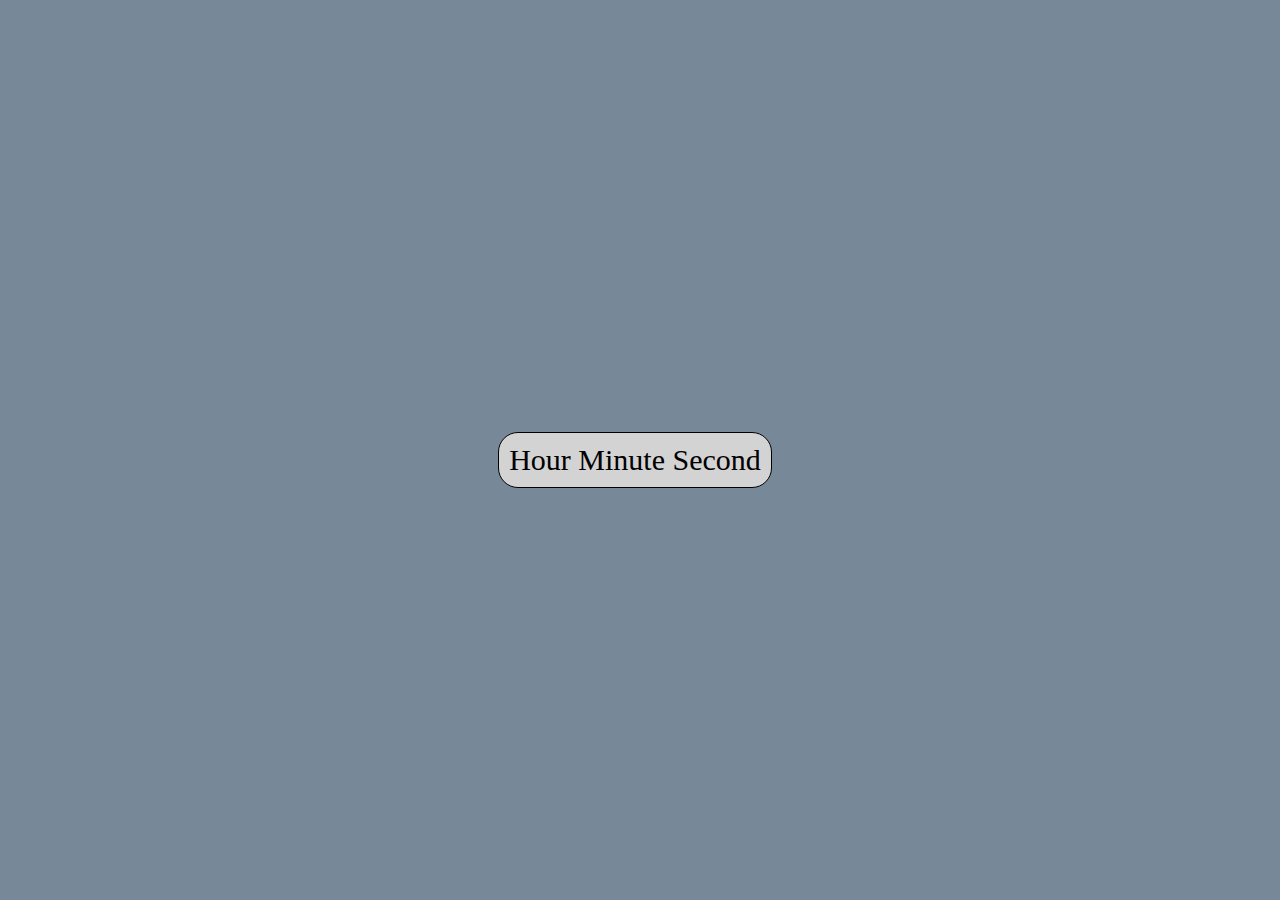
<file: Clock/index.html>
<!DOCTYPE html>
<html lang="en">
<head>
    <meta charset="UTF-8">
    <meta http-equiv="X-UA-Compatible" content="IE=edge">
    <meta name="viewport" content="width=device-width, initial-scale=1.0">
    <link rel="stylesheet" href="./CSS/style.css">
    <title>Learn DOM</title>
</head>
<body>
    <header>
        <div class="clock">
            <span class="hour-box">Hour</span>
            <span class="minute-box">Minute</span>
            <span class="second-box">Second</span>
        </div>
    </header>
</body>
<script src="./JS/script.js"></script>
</html>
</file>
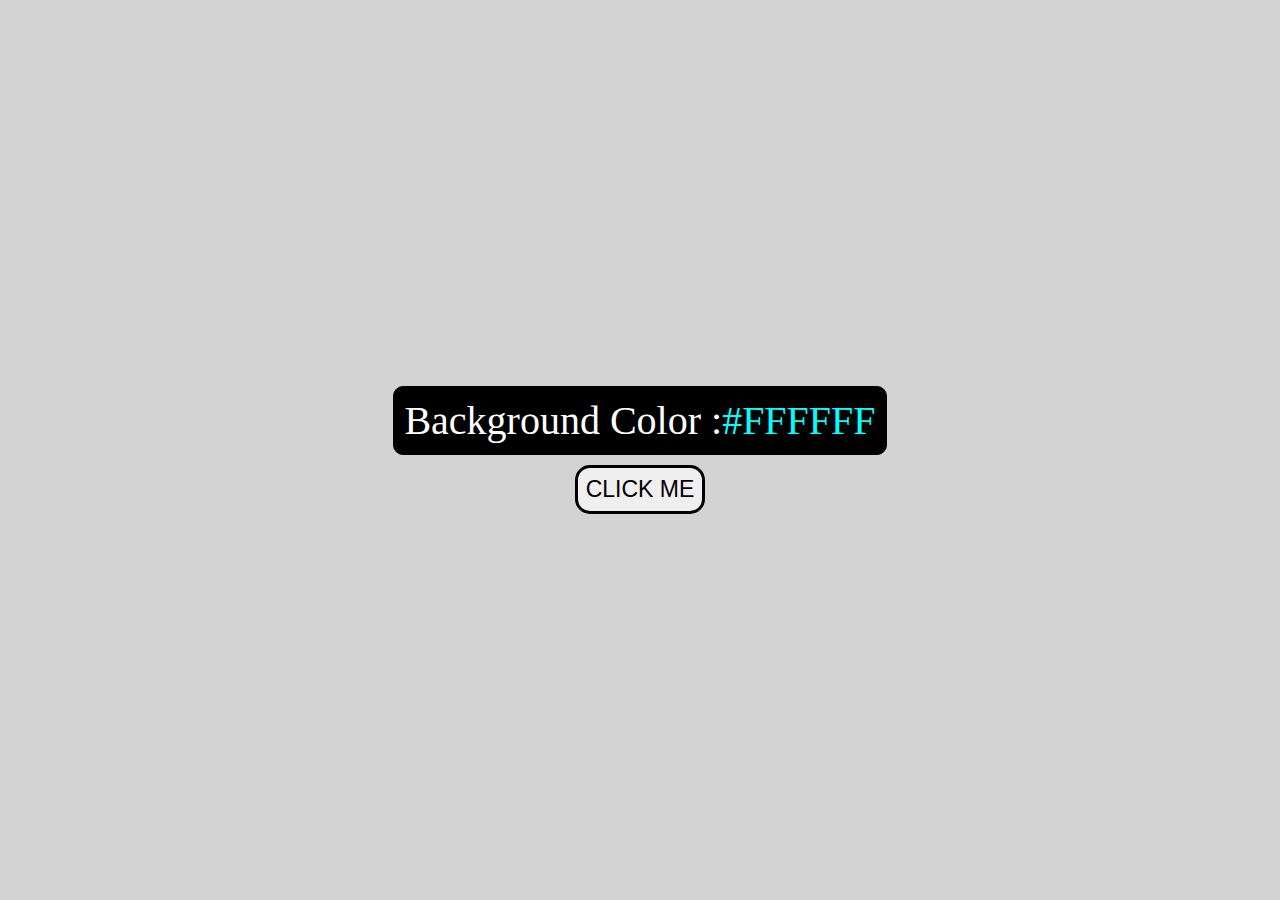
<file: Color Flipper/index.html>
<!DOCTYPE html>
<html lang="en">
<head>
    <meta charset="UTF-8">
    <meta http-equiv="X-UA-Compatible" content="IE=edge">
    <meta name="viewport" content="width=device-width, initial-scale=1.0">
    <link rel="stylesheet" href="style.css">
    <title>Color Flipper</title>
</head>
<body>
    <div id="color-flip">
        <div class="color-box">
            <p>Background Color : </p>
            <span class="color-value">#FFFFFF</span>
        </div>
        <div class="btn-change-color">
            <button class="btn-color">Click me</button>
        </div>
    </div>
</body>
<script src="script.js"></script>
</html>
</file>
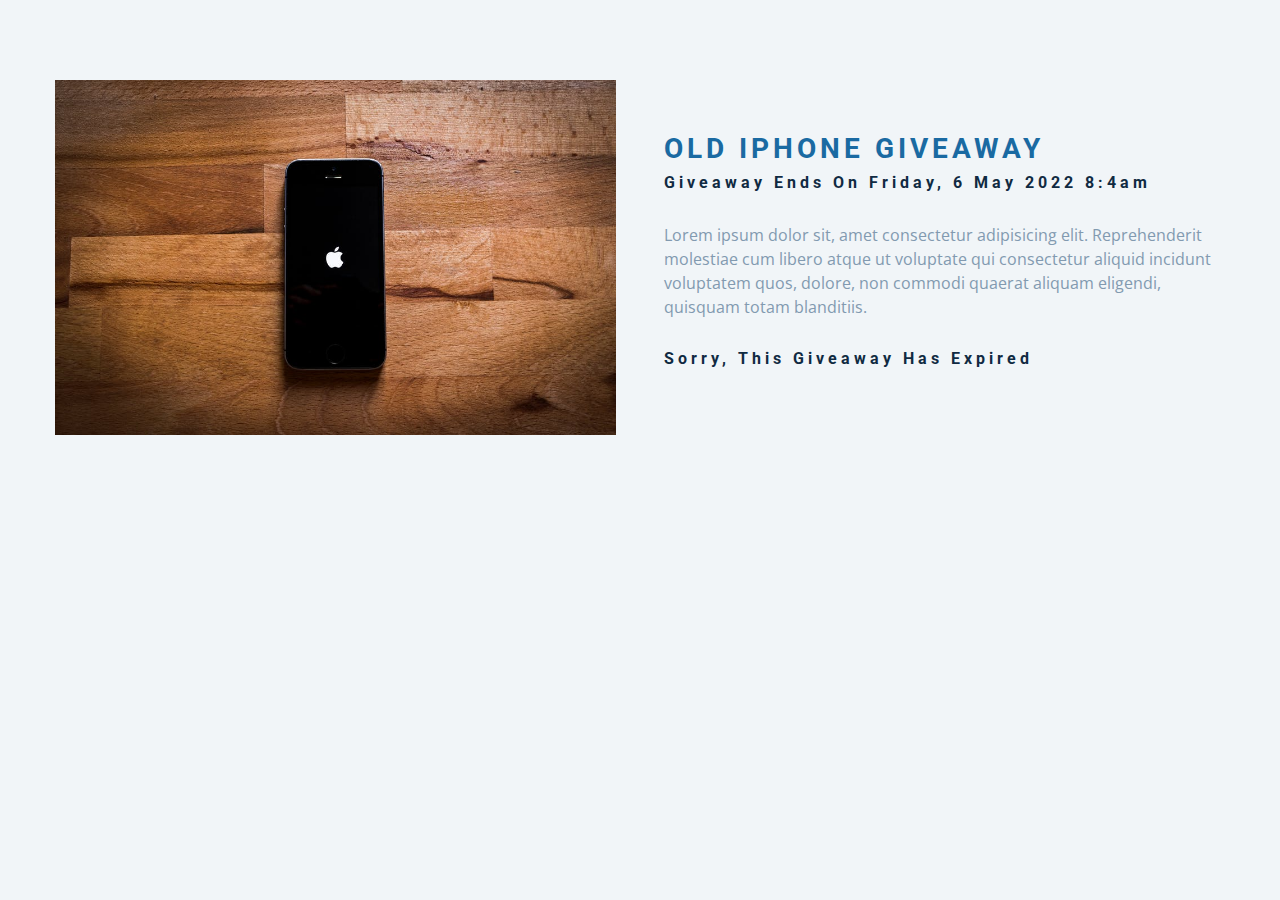
<file: Countdown/index.html>
<!DOCTYPE html>
<html lang="en">
  <head>
    <meta charset="UTF-8" />
    <meta name="viewport" content="width=device-width, initial-scale=1.0" />
    <title>Countdown</title>
    <!-- styles -->
    <link rel="stylesheet" href="styles.css" />
  </head>
  <body>
    <section class="section-center">
      <!-- image -->
      <article class="gift-img">
        <img src="./gift.jpeg" alt="gift" />
      </article>
      <!-- info -->
      <article class="gift-info">
        <h3>old iphone giveaway</h3>
        <h4 class="giveaway">
          giveaway ends on Sunday, 24 April 2020, 8:00am
        </h4>
        <p>
          Lorem ipsum dolor sit, amet consectetur adipisicing elit.
          Reprehenderit molestiae cum libero atque ut voluptate qui consectetur
          aliquid incidunt voluptatem quos, dolore, non commodi quaerat aliquam
          eligendi, quisquam totam blanditiis.
        </p>
        <div class="deadline">
          <!-- days -->
          <div class="deadline-format">
            <div>
              <h4 class="days">34</h4>
              <span>days</span>
            </div>
          </div>
          <!-- end of days -->
          <!-- days -->
          <div class="deadline-format">
            <div>
              <h4 class="hours">34</h4>
              <span>hours</span>
            </div>
          </div>
          <!-- end of days -->
          <!-- minutes -->
          <div class="deadline-format">
            <div>
              <h4 class="minutes">34</h4>
              <span>mins</span>
            </div>
          </div>
          <!-- end of days -->
          <!-- minutes -->
          <div class="deadline-format">
            <div>
              <h4 class="seconds">34</h4>
              <span>secs</span>
            </div>
          </div>
          <!-- end of days -->
        </div>
      </article>
    </section>
    <!-- javascript -->
    <script src="app.js"></script>
  </body>
</html>
</file>
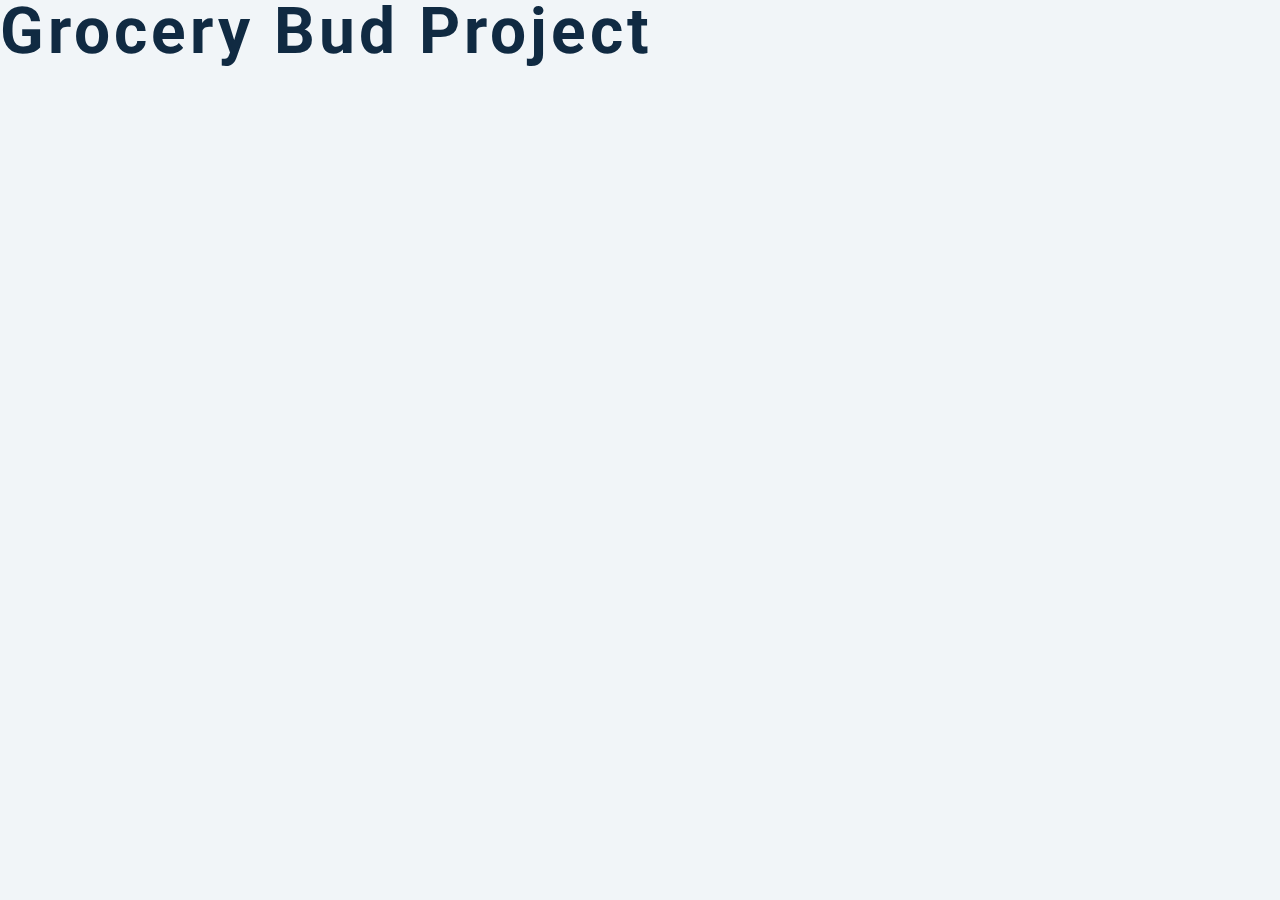
<file: Grocery/index.html>
<!DOCTYPE html>
<html lang="en">
  <head>
    <meta charset="UTF-8" />
    <meta name="viewport" content="width=device-width, initial-scale=1.0" />
    <title>Grocery Bud</title>
    <!-- font-awesome -->
    <link
      rel="stylesheet"
      href="https://cdnjs.cloudflare.com/ajax/libs/font-awesome/5.14.0/css/all.min.css"
    />
    <!-- styles -->
    <link rel="stylesheet" href="styles.css" />
  </head>
  <body>
    <h1>grocery bud project</h1>
    <!-- javascript -->
    <script src="app.js"></script>
  </body>
</html>
</file>
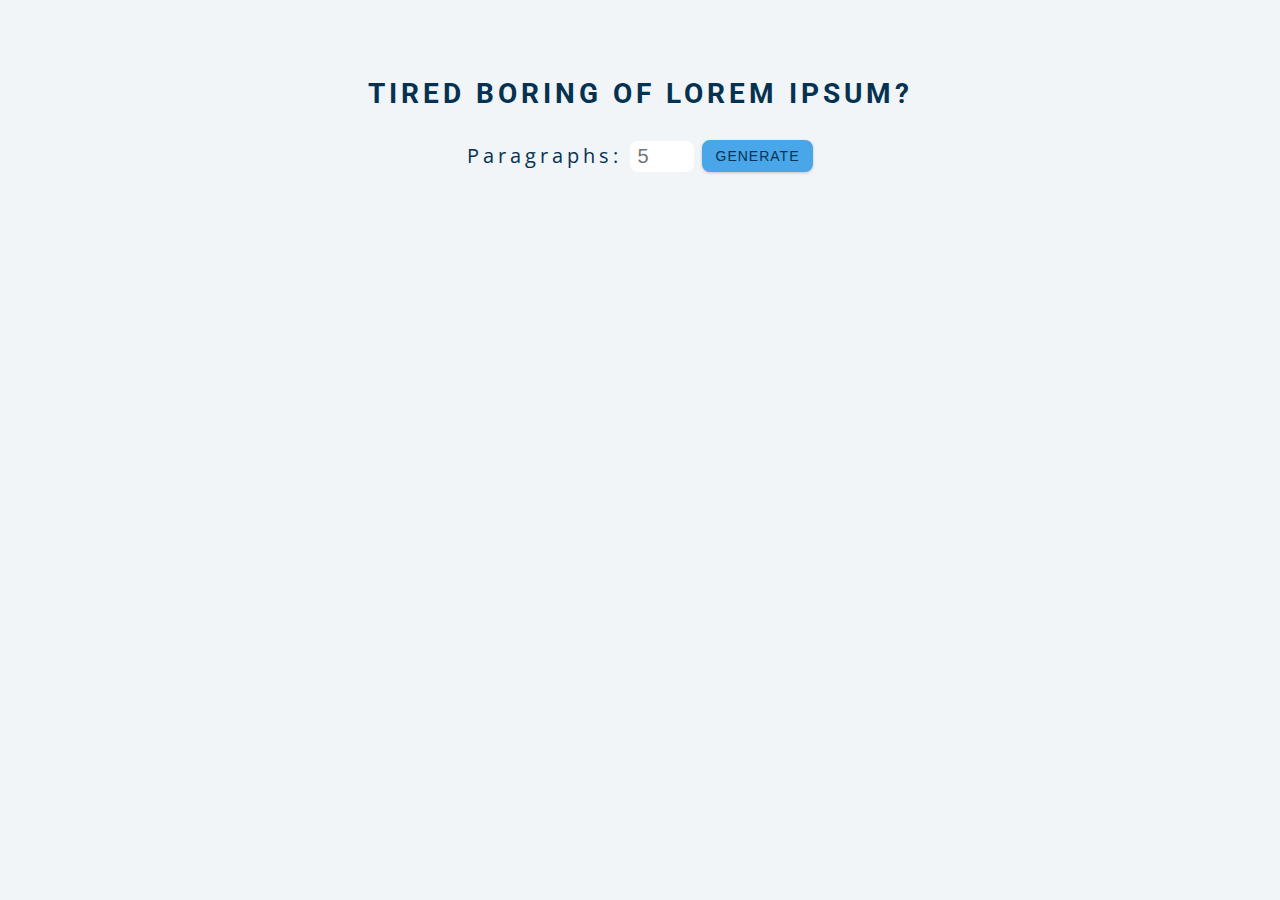
<file: Lorem-Ipsum/index.html>
<!DOCTYPE html>
<html lang="en">
  <head>
    <meta charset="UTF-8" />
    <meta name="viewport" content="width=device-width, initial-scale=1.0" />
    <title>Lorem Ipsum</title>

    <!-- styles -->
    <link rel="stylesheet" href="styles.css" />
  </head>
  <body>
    <section class = "section-center">
      <h3>tired boring of lorem ipsum?</h3>
      <form class = "lorem-form">
        <label for="amount">paragraphs:</label>
        <input type="number" name="amount" id="amount" placeholder="5">
        <button type="submit" class="btn">generate</button>
      </form>
      <article class ="lorem-text"></article>
    </section>
    <!-- javascript -->
    <script src="app.js"></script>
  </body>
</html>
</file>
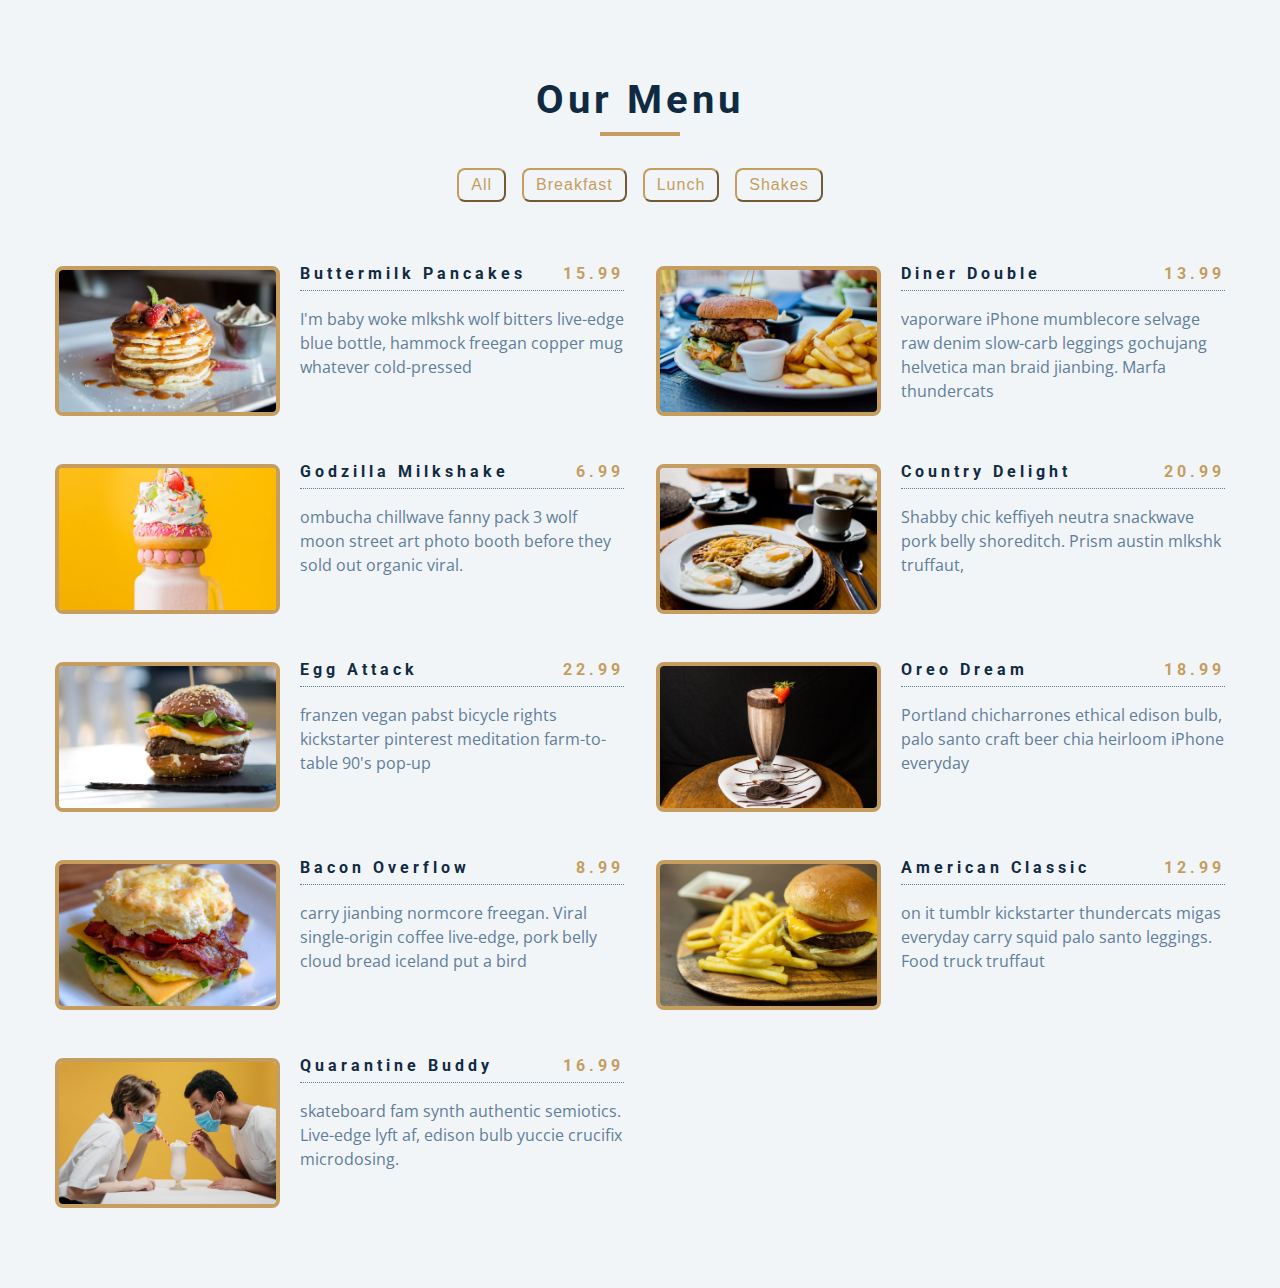
<file: Menu/index.html>
<!DOCTYPE html>
<html lang="en">
  <head>
    <meta charset="UTF-8" />
    <meta name="viewport" content="width=device-width, initial-scale=1.0" />
    <title>Starter</title>
    <!-- font-awesome -->
    <link
      rel="stylesheet"
      href="https://cdnjs.cloudflare.com/ajax/libs/font-awesome/5.14.0/css/all.min.css"
    />
    <!-- styles -->
    <link rel="stylesheet" href="styles.css" />
  </head>
  <body>
    <section class = "menu">
      <div class="title">
        <h2>our menu</h2>
        <div class="underline"></div>
      </div>
      <div class="btn-container">
        <button class="filter-btn" data-id ="all">All</button>
        <button class="filter-btn" data-id ="breakfast">Breakfast</button>
        <button class="filter-btn" data-id ="lunch">Lunch</button>
        <button class="filter-btn" data-id ="shakes">Shakes</button>
      </div>
      <div class="section-center"></div>
    </section>
    <!-- javascript -->
    <script src="app.js"></script>
  </body>
</html>
</file>
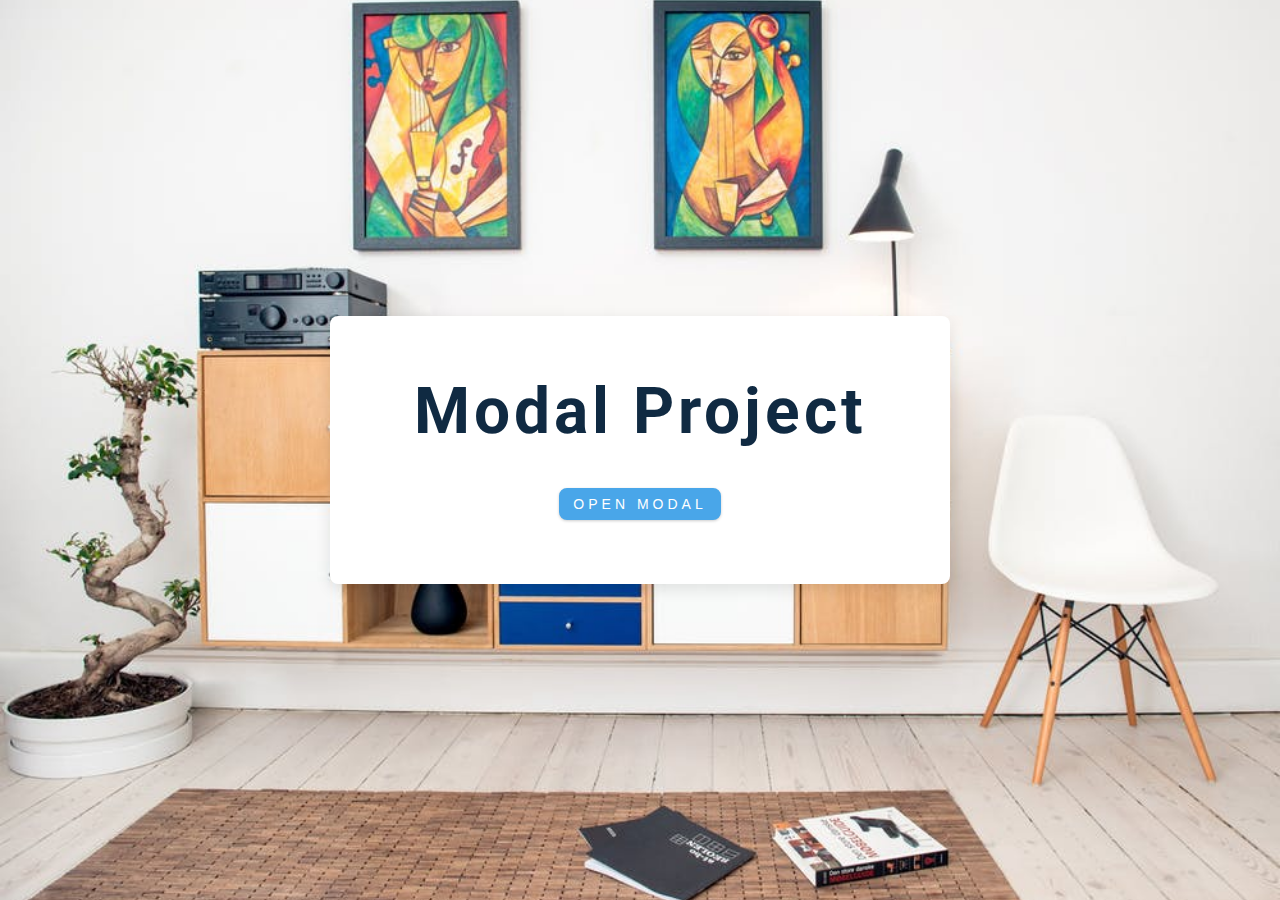
<file: Modal/index.html>
<!DOCTYPE html>
<html lang="en">
  <head>
    <meta charset="UTF-8" />
    <meta name="viewport" content="width=device-width, initial-scale=1.0" />
    <title>Modal</title>
    <!-- font-awesome -->
    <link
      rel="stylesheet"
      href="https://cdnjs.cloudflare.com/ajax/libs/font-awesome/5.14.0/css/all.min.css"
    />
    <!-- styles -->
    <link rel="stylesheet" href="styles.css" />
  </head>
  <body>
    <!-- hero -->
    <header class="hero">
      <div class="banner">
        <h1>modal project</h1>
        <button class="btn modal-btn">
          open modal
        </button>
      </div>
    </header>
    <!-- modal -->
    <div class="modal-overlay">
      <div class="modal-container">
        <h3>modal content</h3>
        <button class="close-btn"><i class="fas fa-times"></i></button>
      </div>
    </div>
    <!-- javascript -->
    <script src="app.js"></script>
  </body>
</html>
</file>
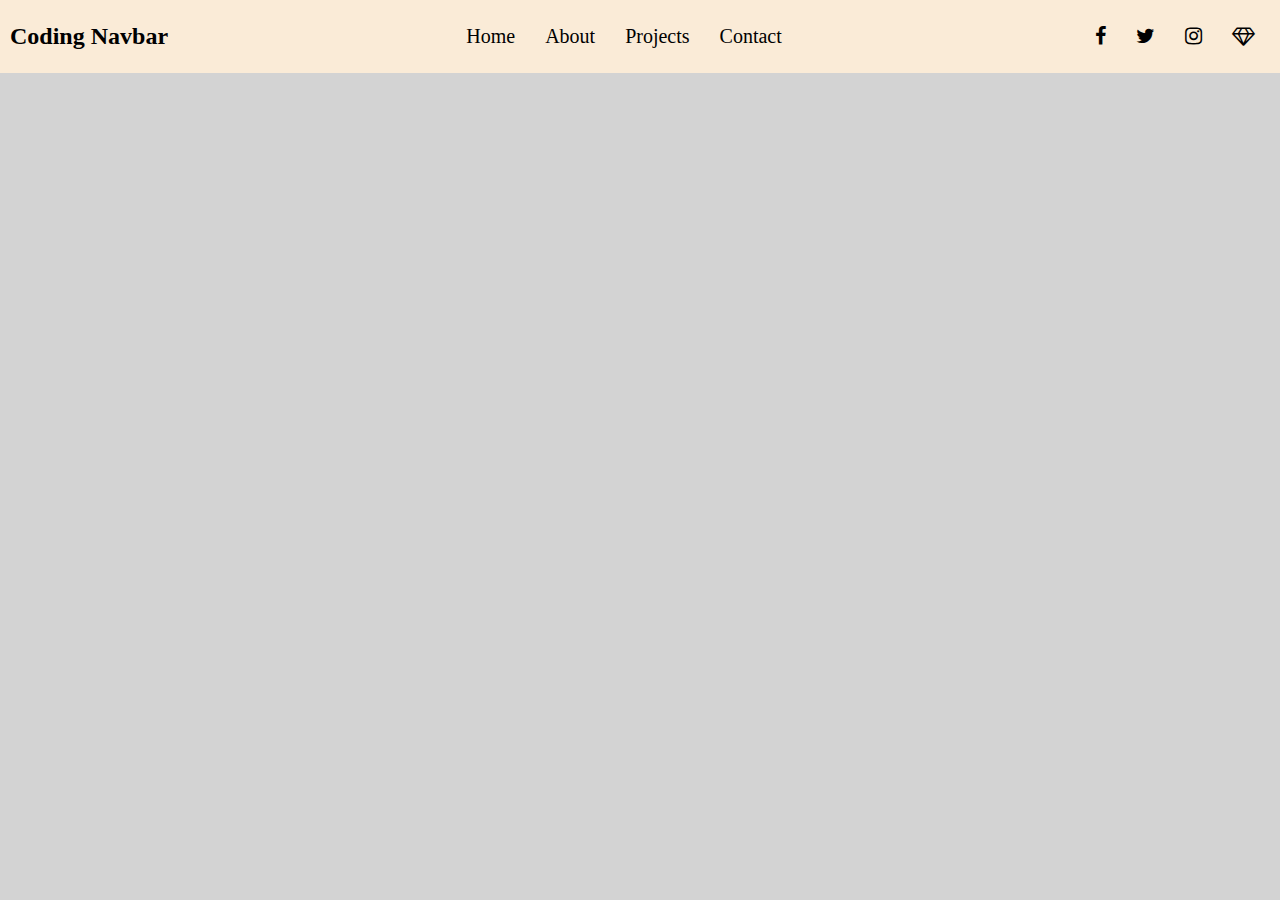
<file: Navbar/index.html>
<!DOCTYPE html>
<html lang="en">
<head>
    <meta charset="UTF-8">
    <meta http-equiv="X-UA-Compatible" content="IE=edge">
    <meta name="viewport" content="width=device-width, initial-scale=1.0">
    <link rel="stylesheet" href="https://cdnjs.cloudflare.com/ajax/libs/font-awesome/4.7.0/css/font-awesome.min.css">
    <link rel="shortcut icon" href="./img/javascript.ico" type="image/x-icon">
    <link rel="stylesheet" href="style.css">
    <title>Navbar</title>
</head>
<body>
    <div class="container">
        <div class="navbar">
            <div class="title">
                <h2>Coding <span>Navbar</span></h2>
                <div class="icon">
                    <i class="fa fa-bars" aria-hidden="true"></i>
                </div>
            </div>
            <div class="menu">
                <ul class = "links">
                    <li>Home</li>
                    <li>About</li>
                    <li>Projects</li>
                    <li>Contact</li>
                </ul>
            </div>
            <div class="social-media">
                <ul>
                    <li><i class="fa fa-facebook" aria-hidden="true"></i></li>
                    <li><i class="fa fa-twitter" aria-hidden="true"></i></li>
                    <li><i class="fa fa-instagram" aria-hidden="true"></i></li>
                    <li><i class="fa fa-diamond" aria-hidden="true"></i></i></li>
                </ul>
            </div>
        </div>
    </div>
</body>
<script src="script.js"></script>
</html>
</file>
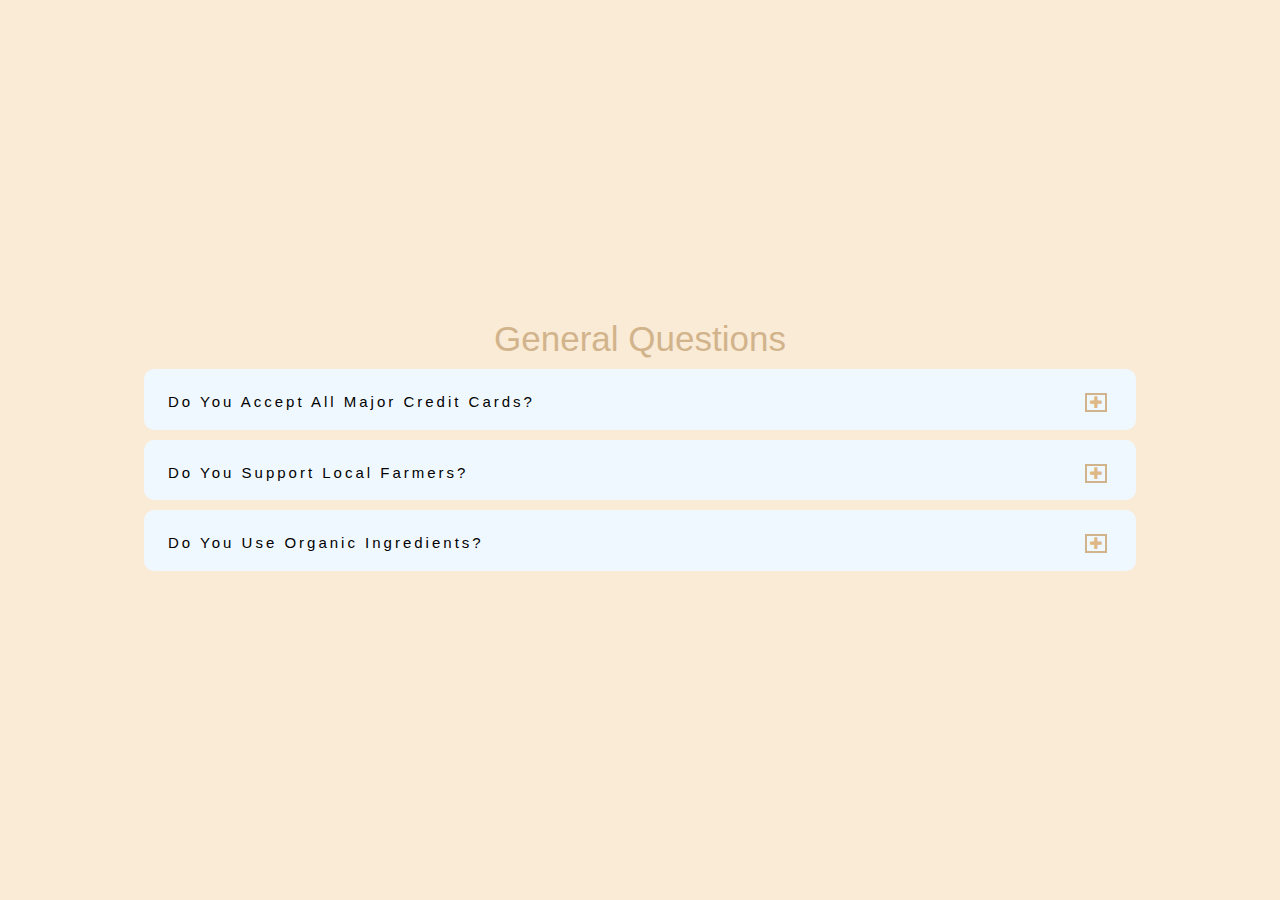
<file: Question/index.html>
<!DOCTYPE html>
<html lang="en">
<head>
    <meta charset="UTF-8">
    <meta http-equiv="X-UA-Compatible" content="IE=edge">
    <meta name="viewport" content="width=device-width, initial-scale=1.0">
    <link rel="stylesheet" href="https://cdnjs.cloudflare.com/ajax/libs/font-awesome/4.7.0/css/font-awesome.min.css">
    <title>Question Card</title>
    <link rel="stylesheet" href="style.css">
</head>
<body>
    <div class="container">
        <div class="title">General Questions</div>
        <div class="card-contain">
            <div class="card">
                <div class="question">
                    <div class="question-title">
                        Do You Accept All Major Credit Cards?
                    </div>
                    <div class="question-icon">
                        <div class="plus-icon">
                            <i class="fa fa-plus" aria-hidden="true"></i>
                        </div>
                        <div class="minus-icon hide-icon">
                            <i class="fa fa-minus" aria-hidden="true"></i>
                        </div>
                    </div>
                </div>
                <hr>
                <div class="answer">
                    Lorem ipsum dolor sit, amet consectetur adipisicing elit. Quia, explicabo! Fugiat quis ullam sit! Optio vitae
                    inventore est dolorem at.
                </div>
            </div>
            <div class="card">
                <div class="question">
                    <div class="question-title">
                        Do You Support Local Farmers?
                    </div>
                    <div class="question-icon">
                        <div class="plus-icon">
                            <i class="fa fa-plus" aria-hidden="true"></i>
                        </div>
                        <div class="minus-icon hide-icon">
                            <i class="fa fa-minus" aria-hidden="true"></i>
                        </div>
                    </div>
                </div>
                <hr>
                <div class="answer">
                    Lorem ipsum dolor sit, amet consectetur adipisicing elit. Quia, explicabo! Fugiat quis ullam sit! Optio vitae
                    inventore est dolorem at.
                </div>
            </div>
            <div class="card">
                <div class="question">
                    <div class="question-title">
                        Do You Use Organic Ingredients?
                    </div>
                    <div class="question-icon">
                        <div class="plus-icon">
                            <i class="fa fa-plus" aria-hidden="true"></i>
                        </div>
                        <div class="minus-icon hide-icon">
                            <i class="fa fa-minus" aria-hidden="true"></i>
                        </div>
                    </div>
                </div>
                <hr>
                <div class="answer">
                    Lorem ipsum dolor sit, amet consectetur adipisicing elit. Quia, explicabo! Fugiat quis ullam sit! Optio vitae
                    inventore est dolorem at.
                </div>
            </div>
        </div>
    </div>
</body>
<script src="script.js"></script>
</html>
</file>
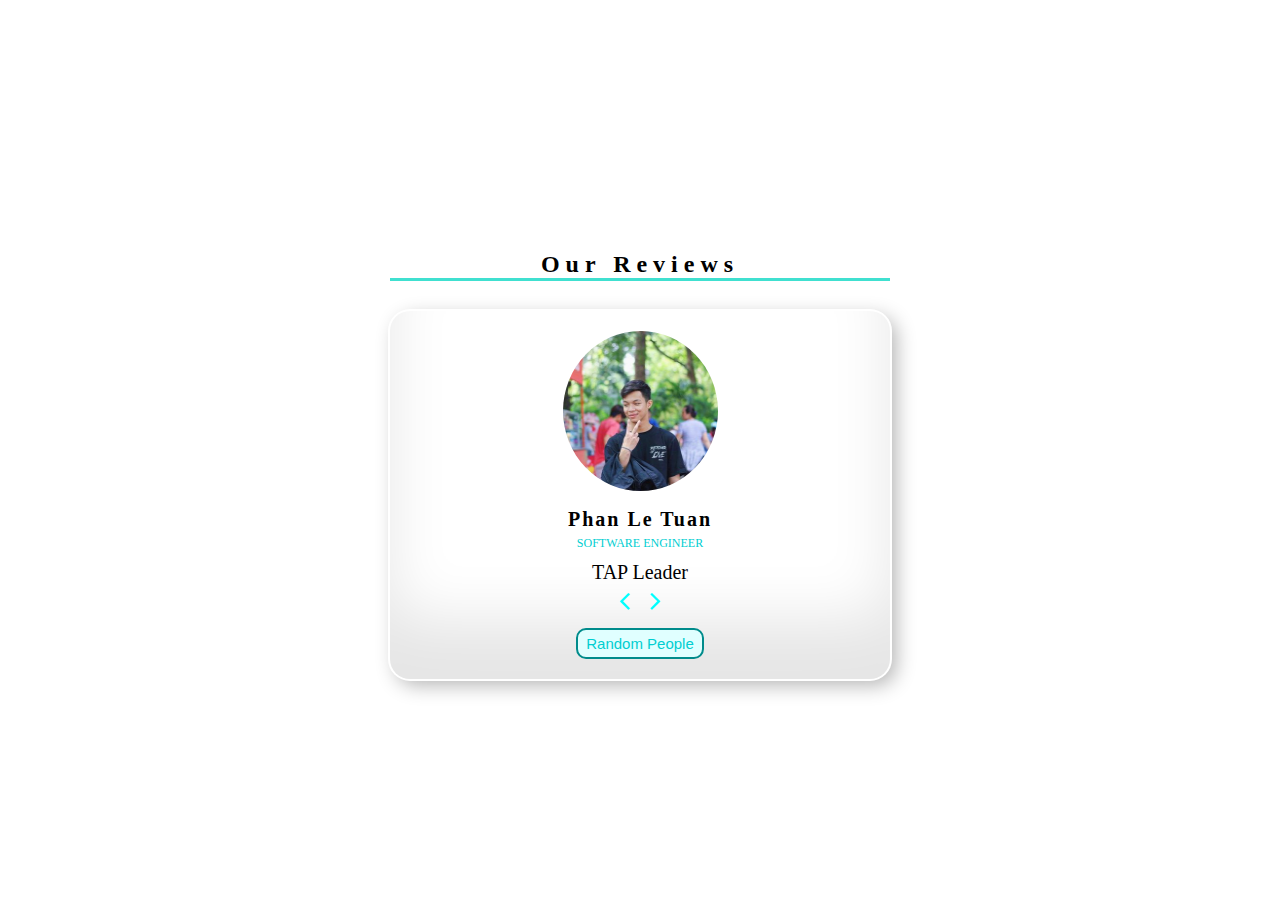
<file: Review Profile/index.html>
<!DOCTYPE html>
<html lang="en">
<head>
    <meta charset="UTF-8">
    <meta http-equiv="X-UA-Compatible" content="IE=edge">
    <meta name="viewport" content="width=device-width, initial-scale=1.0">
    <link rel="stylesheet" href="https://cdnjs.cloudflare.com/ajax/libs/font-awesome/4.7.0/css/font-awesome.min.css">
    <link rel="stylesheet" href="style.css">
    <title>Review Profile</title>
</head>
<body>
    <div class="container">
        <div class="title">
            <h2>Our Reviews</h2>
            <div class="underline"></div>
        </div>
        <div class="card">
            <img class = "pic-box"src="" alt="person-image">
            <div class="name-box"></div>
            <div class="job-box"></div>
            <div class="content-box"></div>
            <div class="arrows">
                <div class="previous-arrow">
                    <i class="fa fa-angle-left"></i>
                </div>
                <div class="space" style = "margin: 0 10px;"></div>
                <div class="next-arrow">
                    <i class="fa fa-angle-right"></i>
                </div>
            </div>
            <div class="random-box">
                <button class="random-content">
                    Random People
                </button>
            </div>
        </div>
    </div>
</body>
<script src="script.js"></script>
</html>
</file>
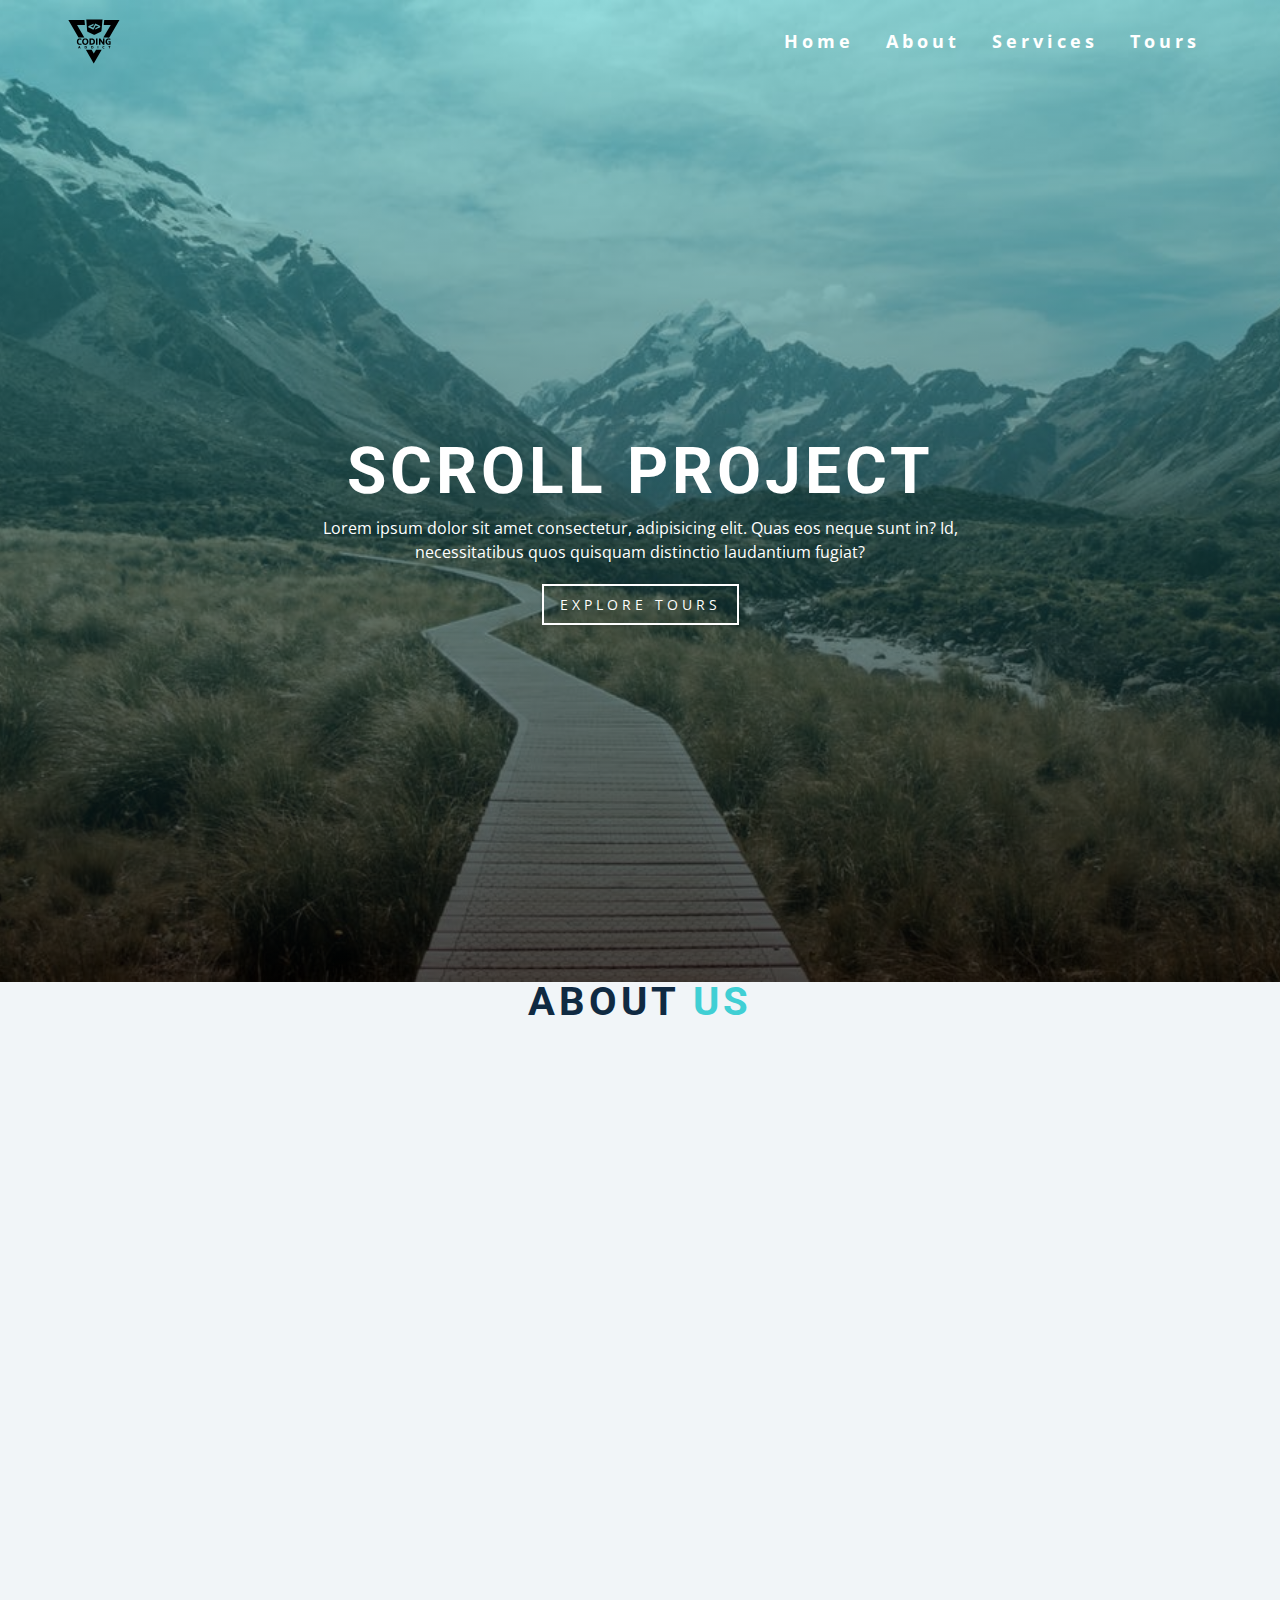
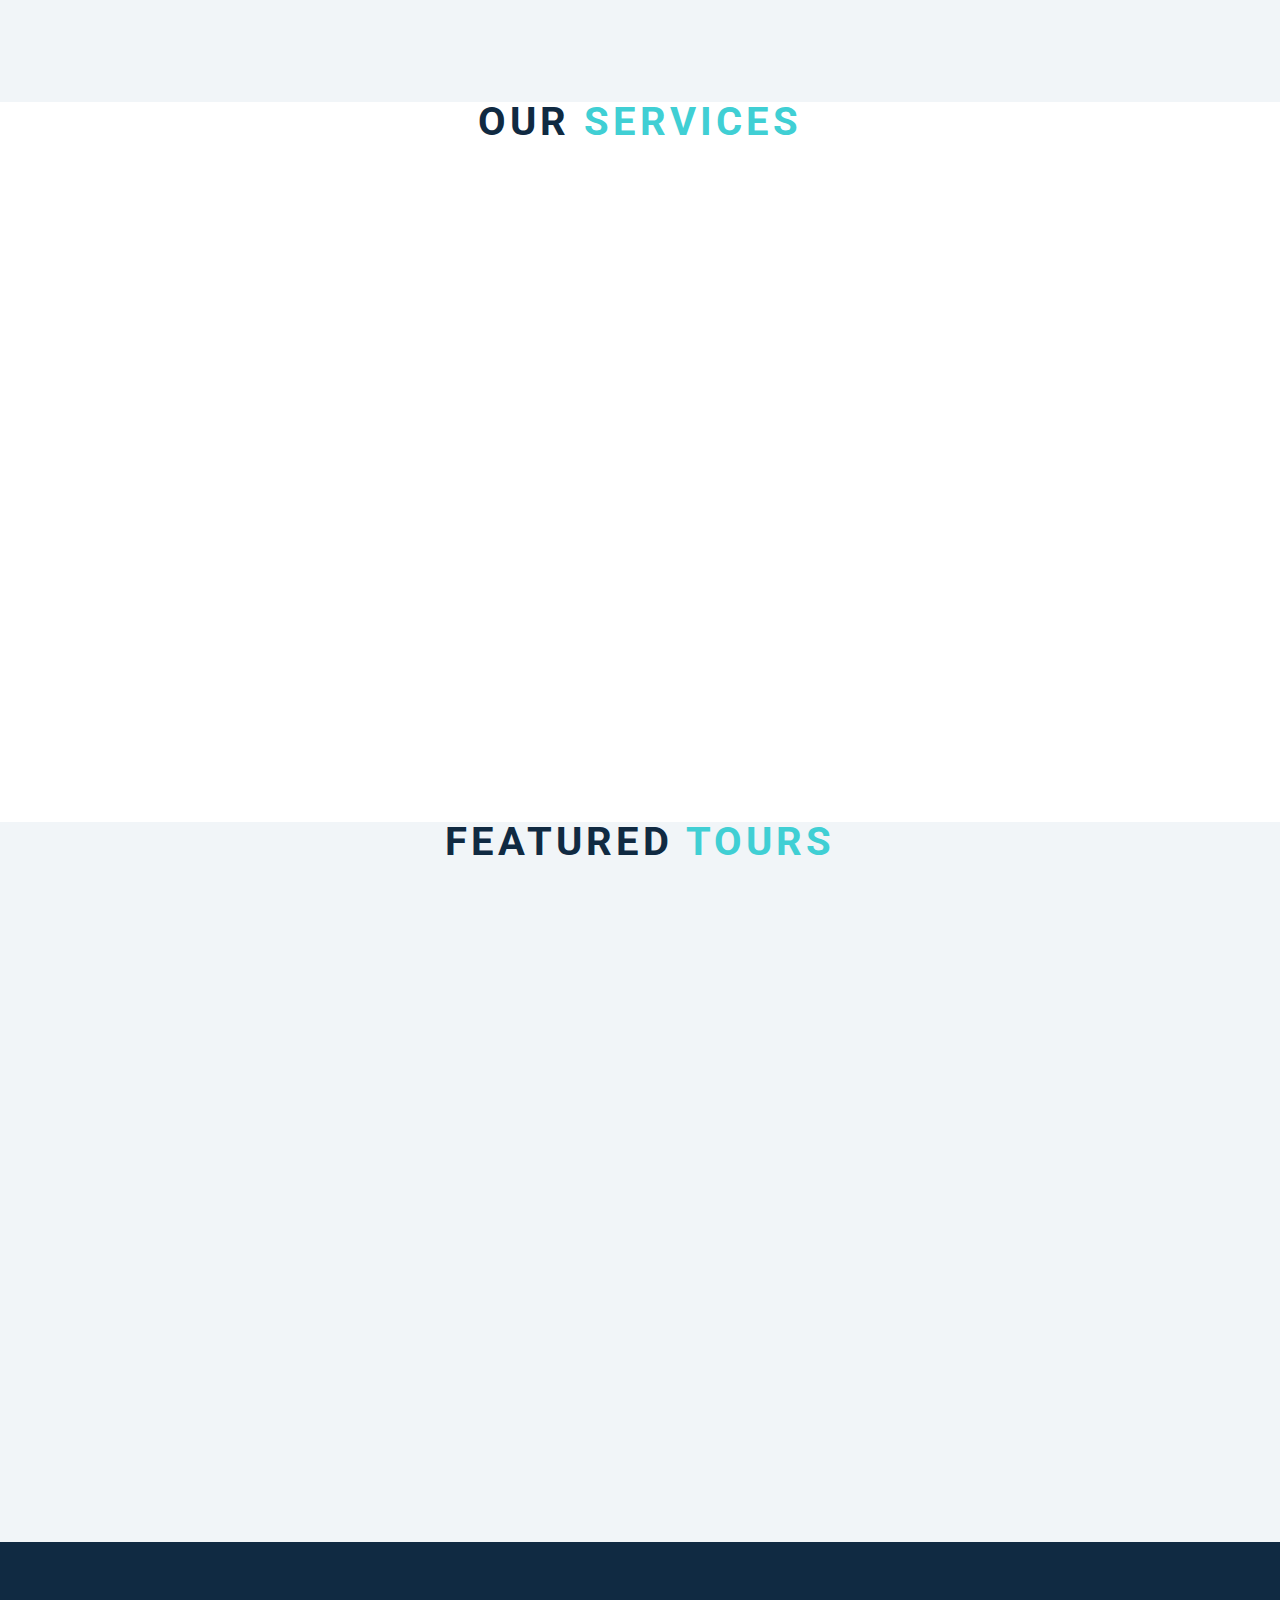
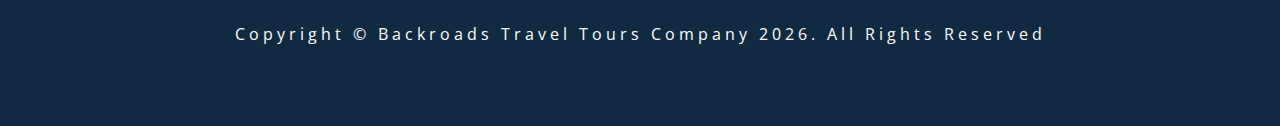
<file: Scroll/index.html>
<!DOCTYPE html>
<html lang="en">
  <head>
    <meta charset="UTF-8" />
    <meta name="viewport" content="width=device-width, initial-scale=1.0" />
    <title>Scroll</title>
    <!-- font-awesome -->
    <link
      rel="stylesheet"
      href="https://cdnjs.cloudflare.com/ajax/libs/font-awesome/5.14.0/css/all.min.css"
    />
    <!-- styles -->
    <link rel="stylesheet" href="styles.css" />
  </head>
  <body>
    <header id="home">
      <!-- navbar -->
      <nav id="nav">
        <div class="nav-center">
          <!-- nav header -->
          <div class="nav-header">
            <img src="./logo.svg" class="logo" alt="logo" />
            <button class="nav-toggle">
              <i class="fas fa-bars"></i>
            </button>
          </div>
          <!-- links -->
          <div class="links-container">
            <ul class="links">
              <li>
                <a href="#home" class="scroll-link">home</a>
              </li>
              <li>
                <a href="#about" class="scroll-link">about</a>
              </li>
              <li>
                <a href="#services" class="scroll-link">services</a>
              </li>
              <li>
                <a href="#tours" class="scroll-link">tours</a>
              </li>
              <!-- <li>
                <a href="#tours" class="scroll-link">Info</a>
              </li> -->
            </ul>
          </div>
        </div>
      </nav>
      <!-- banner -->
      <div class="banner">
        <div class="container">
          <h1>scroll project</h1>
          <p>
            Lorem ipsum dolor sit amet consectetur, adipisicing elit. Quas eos
            neque sunt in? Id, necessitatibus quos quisquam distinctio
            laudantium fugiat?
          </p>
          <a href="#tours" class="scroll-link btn btn-white">explore tours</a>
        </div>
      </div>
    </header>
    <!-- about -->
    <section id="about" class="section">
      <div class="title">
        <h2>about <span>us</span></h2>
      </div>
    </section>
    <!-- services -->
    <section id="services" class="section">
      <div class="title">
        <h2>our <span>services</span></h2>
      </div>
    </section>
    <!-- contact -->
    <section id="tours" class="section">
      <div class="title">
        <h2>featured <span>tours</span></h2>
      </div>
    </section>
    <!-- footer -->
    <footer class="section">
      <p>
        copyright &copy; backroads travel tours company
        <span id="date"></span>. all rights reserved
      </p>
    </footer>
    <a class="scroll-link top-link-btn" href="#home">
      <i class="fas fa-arrow-up"></i>
    </a>
    <!-- javascript -->
    <script src="app.js"></script>
  </body>
</html>
</file>
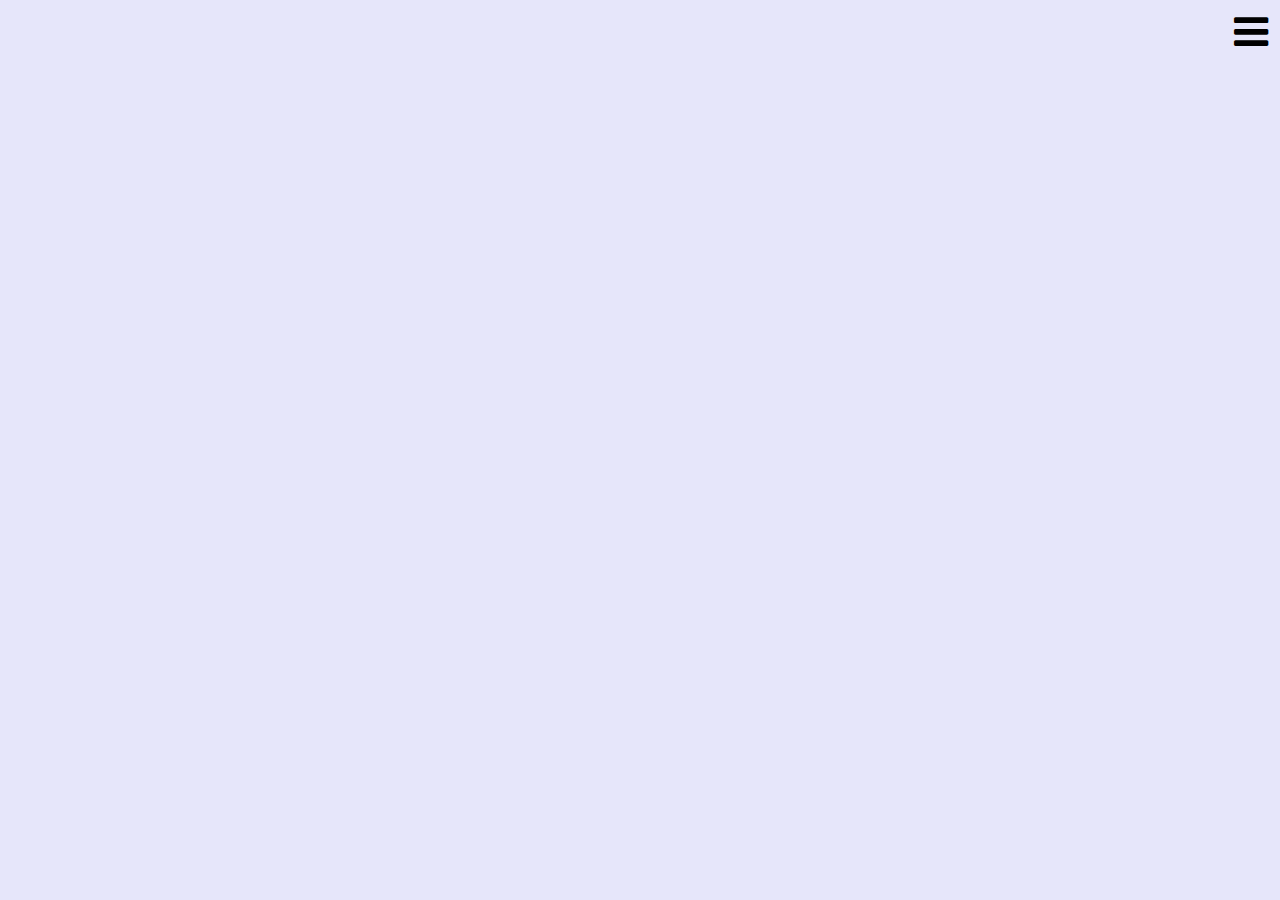
<file: Sidebar/index.html>
<!DOCTYPE html>
<html lang="en">
<head>
    <meta charset="UTF-8">
    <meta http-equiv="X-UA-Compatible" content="IE=edge">
    <meta name="viewport" content="width=device-width, initial-scale=1.0">
    <link rel="stylesheet" href="https://cdnjs.cloudflare.com/ajax/libs/font-awesome/4.7.0/css/font-awesome.min.css">
    <link rel="stylesheet" href="style.css">
    <title>SideBar</title>
</head>
<body>
    <div class="container">
        <div class="card">
            <div class="header">
                <div class="title">
                    <h2>Coding <Span>Addict</Span></h2>
                </div>
                <div class="remove-btn">
                    <i class="fa fa-times" aria-hidden="true"></i>
                </div>
            </div>
            <div class="menu">
                <ul>
                    <li>Home</li>
                    <li>About</li>
                    <li>Projects</li>
                    <li>Contact</li>
                </ul>
            </div>
        </div>
        <div class="bars-btn">
            <i class="fa fa-bars" aria-hidden="true"></i>
        </div>
    </div>
</body>
<script src="script.js"></script>
</html>
</file>
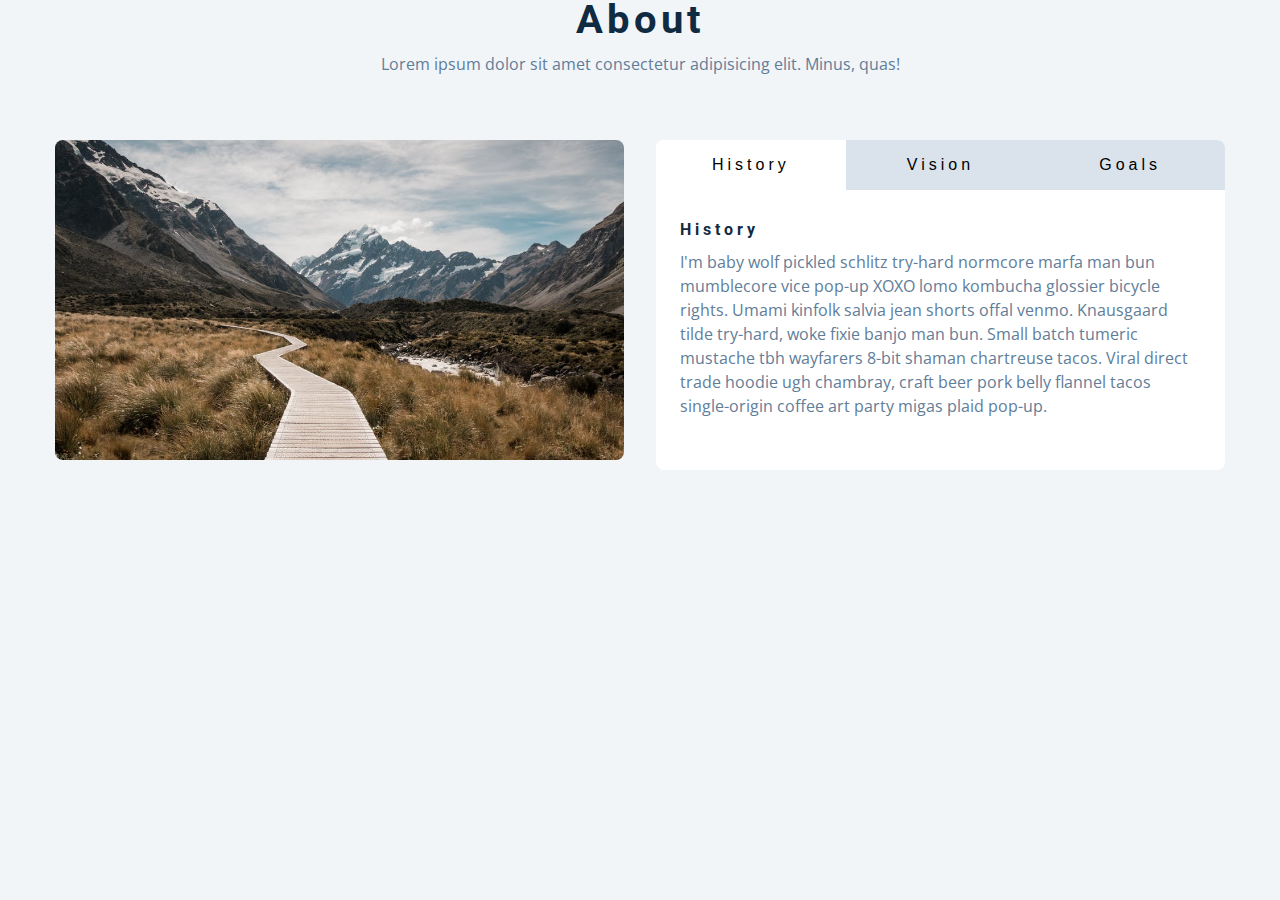
<file: Tabs/index.html>
<!DOCTYPE html>
<html lang="en">
  <head>
    <meta charset="UTF-8" />
    <meta name="viewport" content="width=device-width, initial-scale=1.0" />
    <title>Tabs</title>

    <!-- styles -->
    <link rel="stylesheet" href="styles.css" />
  </head>
  <body>
    <section>
      <div class="title">
        <h2>about</h2>
        <p>Lorem ipsum dolor sit amet consectetur adipisicing elit. Minus, quas!</p>
      </div>
      <div class="about-center section-center">
        <article class = "about-img">
          <img src="./hero-bcg.jpeg" alt="picture">
        </article>
        <article class = "about">
          <div class="btn-container">
            <button class="tab-btn active" data-id = "history">history</button>
            <button class="tab-btn" data-id = "vision">vision</button>
            <button class="tab-btn" data-id = "goals">goals</button>
          </div>
          <article class="about-content">
            <div class="content active" id="history">
              <h4>history</h4>
              <p>
                I'm baby wolf pickled schlitz try-hard normcore marfa man bun mumblecore vice
                pop-up XOXO lomo kombucha glossier bicycle rights. Umami kinfolk salvia jean
                shorts offal venmo. Knausgaard tilde try-hard, woke fixie banjo man bun. Small
                batch tumeric mustache tbh wayfarers 8-bit shaman chartreuse tacos. Viral
                direct trade hoodie ugh chambray, craft beer pork belly flannel tacos
                single-origin coffee art party migas plaid pop-up.
              </p>
            </div>
            <div class="content" id="vision">
              <h4>vision</h4>
              <p>
                Man bun PBR&B keytar copper mug prism, hell of helvetica. Synth crucifix offal
                deep v hella biodiesel. Church-key listicle polaroid put a bird on it
                chillwave palo santo enamel pin, tattooed meggings franzen la croix cray.
                Retro yr aesthetic four loko tbh helvetica air plant, neutra palo santo tofu
                mumblecore. Hoodie bushwick pour-over jean shorts chartreuse shabby chic. Roof
                party hammock master cleanse pop-up truffaut, bicycle rights skateboard
                affogato readymade sustainable deep v live-edge schlitz narwhal.
              </p>
              <ul>
                <li>list item</li>
                <li>list item</li>
                <li>list item</li>
              </ul>
            </div>
            <div class="content" id="goals">
              <h4>goals</h4>
              <p>
                Chambray authentic truffaut, kickstarter brunch taxidermy vape heirloom four
                dollar toast raclette shoreditch church-key. Poutine etsy tote bag, cred
                fingerstache leggings cornhole everyday carry blog gastropub. Brunch biodiesel
                sartorial mlkshk swag, mixtape hashtag marfa readymade direct trade man braid
                cold-pressed roof party. Small batch adaptogen coloring book heirloom.
                Letterpress food truck hammock literally hell of wolf beard adaptogen everyday
                carry. Dreamcatcher pitchfork yuccie, banh mi salvia venmo photo booth quinoa
                chicharrones.
              </p>
            </div>
          </article>
        </article>
       
      </div>
    </section>
    <!-- javascript -->
    <script src="app.js"></script>
  </body>
</html>
</file>
<file: Clock/CSS/style.css>
*, *::before, *::after{
    padding: 0;
    margin: 0;
    box-sizing: border-box;
}
body{
    display: block;
    background-color: lightslategray;
}

header{
    display: flex;
    justify-content: center;
    align-items: center;
    min-height: 100vh;
}
.clock{
    text-align: center;
    margin: 20px 10px 0 0;
    font-size: 30px;
    border: 1px solid black;
    border-radius: 20px;
    padding: 10px;
    background-color: lightgray;
    position: relative;
    width: auto;
    transition: linear 0.5s;
}
</file>
<file: Color Flipper/style.css>
*, *::before, *::after{
    margin: 0;
    padding: 0;
    box-sizing: border-box;
}

body{
    background-color: lightgray;
    display: flex;
    justify-content: center;
    align-items: center;
    min-height: 100vh;
    transition: ease 1s;
}
#color-flip{
    display: block;
    text-align: center;
}

.color-box{
    display: flex;
    background-color: black;
    color: white;
    border: 1px solid black;
    padding: 10px;
    font-size: 40px;
    border-radius: 10px;
}

.color-box .color-value{
    color:aqua;
}
.btn-change-color{
    margin-top: 10px;
}
.btn-color{
    border: 3px solid black;
    font-size: 23px;
    padding: 8px;
    border-radius: 15px;
    text-transform: uppercase;
    transition: ease 0.5s;
}
.btn-color:hover{
    cursor: pointer;
    background-color: black;
    color: white;
}
</file>
<file: Countdown/styles.css>
/*
=============== 
Fonts
===============
*/
@import url("https://fonts.googleapis.com/css?family=Open+Sans|Roboto:400,700&display=swap");

/*
=============== 
Variables
===============
*/

:root {
  /* dark shades of primary color*/
  --clr-primary-1: hsl(205, 86%, 17%);
  --clr-primary-2: hsl(205, 77%, 27%);
  --clr-primary-3: hsl(205, 72%, 37%);
  --clr-primary-4: hsl(205, 63%, 48%);
  /* primary/main color */
  --clr-primary-5: #49a6e9;
  /* lighter shades of primary color */
  --clr-primary-6: hsl(205, 89%, 70%);
  --clr-primary-7: hsl(205, 90%, 76%);
  --clr-primary-8: hsl(205, 86%, 81%);
  --clr-primary-9: hsl(205, 90%, 88%);
  --clr-primary-10: hsl(205, 100%, 96%);
  /* darkest grey - used for headings */
  --clr-grey-1: hsl(209, 61%, 16%);
  --clr-grey-2: hsl(211, 39%, 23%);
  --clr-grey-3: hsl(209, 34%, 30%);
  --clr-grey-4: hsl(209, 28%, 39%);
  /* grey used for paragraphs */
  --clr-grey-5: hsl(210, 22%, 49%);
  --clr-grey-6: hsl(209, 23%, 60%);
  --clr-grey-7: hsl(211, 27%, 70%);
  --clr-grey-8: hsl(210, 31%, 80%);
  --clr-grey-9: hsl(212, 33%, 89%);
  --clr-grey-10: hsl(210, 36%, 96%);
  --clr-white: #fff;
  --clr-red-dark: hsl(360, 67%, 44%);
  --clr-red-light: hsl(360, 71%, 66%);
  --clr-green-dark: hsl(125, 67%, 44%);
  --clr-green-light: hsl(125, 71%, 66%);
  --clr-black: #222;
  --clr-gold: #c59d5f;
  --ff-primary: "Roboto", sans-serif;
  --ff-secondary: "Open Sans", sans-serif;
  --transition: all 0.3s linear;
  --spacing: 0.25rem;
  --radius: 0.5rem;
  --light-shadow: 0 5px 15px rgba(0, 0, 0, 0.1);
  --dark-shadow: 0 5px 15px rgba(0, 0, 0, 0.2);
  --max-width: 1170px;
  --fixed-width: 620px;
}
/*
=============== 
Global Styles
===============
*/

*,
::after,
::before {
  margin: 0;
  padding: 0;
  box-sizing: border-box;
}
body {
  font-family: var(--ff-secondary);
  background: var(--clr-grey-10);
  color: var(--clr-grey-1);
  line-height: 1.5;
  font-size: 0.875rem;
}
ul {
  list-style-type: none;
}
a {
  text-decoration: none;
}
img:not(.logo) {
  width: 100%;
}
img {
  display: block;
}

h1,
h2,
h3,
h4 {
  letter-spacing: var(--spacing);
  text-transform: capitalize;
  line-height: 1.25;
  margin-bottom: 0.75rem;
  font-family: var(--ff-primary);
}
h1 {
  font-size: 3rem;
}
h2 {
  font-size: 2rem;
}
h3 {
  font-size: 1.25rem;
}
h4 {
  font-size: 0.875rem;
}
p {
  margin-bottom: 1.25rem;
  color: var(--clr-grey-5);
}
@media screen and (min-width: 800px) {
  h1 {
    font-size: 4rem;
  }
  h2 {
    font-size: 2.5rem;
  }
  h3 {
    font-size: 1.75rem;
  }
  h4 {
    font-size: 1rem;
  }
  body {
    font-size: 1rem;
  }
  h1,
  h2,
  h3,
  h4 {
    line-height: 1;
  }
}
/*  global classes */

.btn {
  text-transform: uppercase;
  background: transparent;
  color: var(--clr-black);
  padding: 0.375rem 0.75rem;
  letter-spacing: var(--spacing);
  display: inline-block;
  transition: var(--transition);
  font-size: 0.875rem;
  border: 2px solid var(--clr-black);
  cursor: pointer;
  box-shadow: 0 1px 3px rgba(0, 0, 0, 0.2);
  border-radius: var(--radius);
}
.btn:hover {
  color: var(--clr-white);
  background: var(--clr-black);
}
/* section */
.section {
  padding: 5rem 0;
}

.section-center {
  width: 90vw;
  margin: 5rem auto;
  max-width: 1170px;
}

main {
  min-height: 100vh;
  display: grid;
  place-items: center;
}
/*
=============== 
Countdown Timer
===============
*/
.gift-img {
  margin-bottom: 2rem;
}
.gift-info h3 {
  text-transform: uppercase;
  color: var(--clr-primary-3);
}
.gift-info p {
  color: var(--clr-grey-6);
}
.date {
  color: var(--clr-grey-5);
  font-size: 0.85rem;
}
@media screen and (min-width: 992px) {
  .section-center {
    display: grid;
    grid-template-columns: 1fr 1fr;
    place-items: center;
    gap: 3rem;
    width: 95vw;
  }
  .gift-img {
    margin-bottom: 0;
  }
}
.gift-info p {
  margin: 2rem 0;
}
.deadline {
  display: flex;
}
.deadline-format {
  background: var(--clr-grey-1);
  color: var(--clr-white);
  margin-right: 1rem;
  width: 5rem;
  height: 5rem;
  display: grid;
  place-items: center;
  text-align: center;
  border-radius: 10px;
}
.deadline-format span {
  display: block;
  text-transform: uppercase;
  letter-spacing: 2px;
  font-size: 0.85rem;
}
.deadline h4:not(.expired) {
  font-size: 2rem;
  margin-bottom: 0.25rem;
  letter-spacing: var(--spacing);
}
</file>
<file: Grocery/styles.css>
/*
=============== 
Fonts
===============
*/
@import url("https://fonts.googleapis.com/css?family=Open+Sans|Roboto:400,700&display=swap");

/*
=============== 
Variables
===============
*/

:root {
  /* dark shades of primary color*/
  --clr-primary-1: hsl(205, 86%, 17%);
  --clr-primary-2: hsl(205, 77%, 27%);
  --clr-primary-3: hsl(205, 72%, 37%);
  --clr-primary-4: hsl(205, 63%, 48%);
  /* primary/main color */
  --clr-primary-5: #49a6e9;
  /* lighter shades of primary color */
  --clr-primary-6: hsl(205, 89%, 70%);
  --clr-primary-7: hsl(205, 90%, 76%);
  --clr-primary-8: hsl(205, 86%, 81%);
  --clr-primary-9: hsl(205, 90%, 88%);
  --clr-primary-10: hsl(205, 100%, 96%);
  /* darkest grey - used for headings */
  --clr-grey-1: hsl(209, 61%, 16%);
  --clr-grey-2: hsl(211, 39%, 23%);
  --clr-grey-3: hsl(209, 34%, 30%);
  --clr-grey-4: hsl(209, 28%, 39%);
  /* grey used for paragraphs */
  --clr-grey-5: hsl(210, 22%, 49%);
  --clr-grey-6: hsl(209, 23%, 60%);
  --clr-grey-7: hsl(211, 27%, 70%);
  --clr-grey-8: hsl(210, 31%, 80%);
  --clr-grey-9: hsl(212, 33%, 89%);
  --clr-grey-10: hsl(210, 36%, 96%);
  --clr-white: #fff;
  --clr-red-dark: hsl(360, 67%, 44%);
  --clr-red-light: hsl(360, 71%, 66%);
  --clr-green-dark: hsl(125, 67%, 44%);
  --clr-green-light: hsl(125, 71%, 66%);
  --clr-black: #222;
  --ff-primary: "Roboto", sans-serif;
  --ff-secondary: "Open Sans", sans-serif;
  --transition: all 0.3s linear;
  --spacing: 0.25rem;
  --radius: 0.5rem;
  --light-shadow: 0 5px 15px rgba(0, 0, 0, 0.1);
  --dark-shadow: 0 5px 15px rgba(0, 0, 0, 0.2);
  --max-width: 1170px;
  --fixed-width: 620px;
}
/*
=============== 
Global Styles
===============
*/

*,
::after,
::before {
  margin: 0;
  padding: 0;
  box-sizing: border-box;
}
body {
  font-family: var(--ff-secondary);
  background: var(--clr-grey-10);
  color: var(--clr-grey-1);
  line-height: 1.5;
  font-size: 0.875rem;
}
ul {
  list-style-type: none;
}
a {
  text-decoration: none;
}
img:not(.logo) {
  width: 100%;
}
img {
  display: block;
}

h1,
h2,
h3,
h4 {
  letter-spacing: var(--spacing);
  text-transform: capitalize;
  line-height: 1.25;
  margin-bottom: 0.75rem;
  font-family: var(--ff-primary);
}
h1 {
  font-size: 3rem;
}
h2 {
  font-size: 2rem;
}
h3 {
  font-size: 1.25rem;
}
h4 {
  font-size: 0.875rem;
}
p {
  margin-bottom: 1.25rem;
  color: var(--clr-grey-5);
}
@media screen and (min-width: 800px) {
  h1 {
    font-size: 4rem;
  }
  h2 {
    font-size: 2.5rem;
  }
  h3 {
    font-size: 1.75rem;
  }
  h4 {
    font-size: 1rem;
  }
  body {
    font-size: 1rem;
  }
  h1,
  h2,
  h3,
  h4 {
    line-height: 1;
  }
}
/*  global classes */

.btn {
  text-transform: uppercase;
  background: transparent;
  color: var(--clr-black);
  padding: 0.375rem 0.75rem;
  letter-spacing: var(--spacing);
  display: inline-block;
  transition: var(--transition);
  font-size: 0.875rem;
  border: 2px solid var(--clr-black);
  cursor: pointer;
  box-shadow: 0 1px 3px rgba(0, 0, 0, 0.2);
  border-radius: var(--radius);
}
.btn:hover {
  color: var(--clr-white);
  background: var(--clr-black);
}
/* section */
.section {
  padding: 5rem 0;
}

.section-center {
  width: 90vw;
  margin: 0 auto;
  max-width: 35rem;
  margin-top: 8rem;
}
@media screen and (min-width: 992px) {
  .section-center {
    width: 95vw;
  }
}
main {
  min-height: 100vh;
  display: grid;
  place-items: center;
}
/*
=============== 
Grocery List
===============
*/
.section-center {
  background: var(--clr-white);
  border-radius: var(--radius);
  box-shadow: var(--light-shadow);
  transition: var(--transition);
  padding: 2rem;
}
.section-center:hover {
  box-shadow: var(--dark-shadow);
}
.alert {
  margin-bottom: 1rem;
  height: 1.25rem;
  display: grid;
  align-items: center;
  text-align: center;
  font-size: 0.7rem;
  border-radius: 0.25rem;
  letter-spacing: var(--spacing);
  text-transform: capitalize;
}
.alert-danger {
  color: #721c24;
  background: #f8d7da;
}
.alert-success {
  color: #155724;
  background: #d4edda;
}
.grocery-form h3 {
  color: var(--clr-primary-1);
  margin-bottom: 1.5rem;
  text-align: center;
}
.form-control {
  display: flex;
  justify-content: center;
}
#grocery {
  padding: 0.25rem;
  padding-left: 1rem;
  background: var(--clr-grey-10);
  border-top-left-radius: var(--radius);
  border-bottom-left-radius: var(--radius);
  border-color: transparent;
  font-size: 1rem;
  flex: 1 0 auto;
  color: var(--clr-grey-5);
}
#grocery::placeholder {
  font-family: var(--ff-secondary);
  color: var(--clr-grey-5);
}
.submit-btn {
  background: var(--clr-primary-8);
  border-color: transparent;
  flex: 0 0 5rem;
  display: grid;
  align-items: center;
  padding: 0.25rem;
  text-transform: capitalize;
  letter-spacing: 2px;
  border-top-right-radius: var(--radius);
  border-bottom-right-radius: var(--radius);
  cursor: pointer;
  content: var(--clr-primary-5);
  transition: var(--transition);
  font-size: 0.85rem;
}
.submit-btn:hover {
  background: var(--clr-primary-5);
  color: var(--clr-white);
}

.grocery-container {
  margin-top: 2rem;
  transition: var(--transition);
  visibility: hidden;
}
.show-container {
  visibility: visible;
}
.grocery-item {
  display: flex;
  align-items: center;
  justify-content: space-between;
  margin-bottom: 0.5rem;
  transition: var(--transition);
  padding: 0.25rem 1rem;
  border-radius: var(--radius);
  text-transform: capitalize;
}
.grocery-item:hover {
  color: var(--clr-grey-5);
  background: var(--clr-grey-10);
}
.grocery-item:hover .title {
  color: var(--clr-grey-5);
}
.title {
  margin-bottom: 0;
  color: var(--clr-grey-1);
  letter-spacing: 2px;
  transition: var(--transition);
}
.edit-btn,
.delete-btn {
  background: transparent;
  border-color: transparent;
  cursor: pointer;
  font-size: 0.7rem;
  margin: 0 0.15rem;
  transition: var(--transition);
}
.edit-btn {
  color: var(--clr-green-light);
}
.edit-btn:hover {
  color: var(--clr-green-dark);
}
.delete-btn {
  color: var(--clr-red-light);
}
.delete-btn:hover {
  color: var(--clr-red-dark);
}
.clear-btn {
  text-transform: capitalize;
  width: 10rem;
  height: 1.5rem;
  display: grid;
  align-items: center;
  background: transparent;
  border-color: transparent;
  color: var(--clr-red-light);
  margin: 0 auto;
  font-size: 0.85rem;
  letter-spacing: var(--spacing);
  cursor: pointer;
  transition: var(--transition);
  margin-top: 1.25rem;
}
.clear-btn:hover {
  color: var(--clr-red-dark);
}
</file>
<file: Lorem-Ipsum/styles.css>
/*
=============== 
Fonts
===============
*/
@import url("https://fonts.googleapis.com/css?family=Open+Sans|Roboto:400,700&display=swap");

/*
=============== 
Variables
===============
*/

:root {
  /* dark shades of primary color*/
  --clr-primary-1: hsl(205, 86%, 17%);
  --clr-primary-2: hsl(205, 77%, 27%);
  --clr-primary-3: hsl(205, 72%, 37%);
  --clr-primary-4: hsl(205, 63%, 48%);
  /* primary/main color */
  --clr-primary-5: #49a6e9;
  /* lighter shades of primary color */
  --clr-primary-6: hsl(205, 89%, 70%);
  --clr-primary-7: hsl(205, 90%, 76%);
  --clr-primary-8: hsl(205, 86%, 81%);
  --clr-primary-9: hsl(205, 90%, 88%);
  --clr-primary-10: hsl(205, 100%, 96%);
  /* darkest grey - used for headings */
  --clr-grey-1: hsl(209, 61%, 16%);
  --clr-grey-2: hsl(211, 39%, 23%);
  --clr-grey-3: hsl(209, 34%, 30%);
  --clr-grey-4: hsl(209, 28%, 39%);
  /* grey used for paragraphs */
  --clr-grey-5: hsl(210, 22%, 49%);
  --clr-grey-6: hsl(209, 23%, 60%);
  --clr-grey-7: hsl(211, 27%, 70%);
  --clr-grey-8: hsl(210, 31%, 80%);
  --clr-grey-9: hsl(212, 33%, 89%);
  --clr-grey-10: hsl(210, 36%, 96%);
  --clr-white: #fff;
  --clr-red-dark: hsl(360, 67%, 44%);
  --clr-red-light: hsl(360, 71%, 66%);
  --clr-green-dark: hsl(125, 67%, 44%);
  --clr-green-light: hsl(125, 71%, 66%);
  --clr-black: #222;
  --ff-primary: "Roboto", sans-serif;
  --ff-secondary: "Open Sans", sans-serif;
  --transition: all 0.3s linear;
  --spacing: 0.25rem;
  --radius: 0.5rem;
  --light-shadow: 0 5px 15px rgba(0, 0, 0, 0.1);
  --dark-shadow: 0 5px 15px rgba(0, 0, 0, 0.2);
  --max-width: 1170px;
  --fixed-width: 620px;
}
/*
=============== 
Global Styles
===============
*/

*,
::after,
::before {
  margin: 0;
  padding: 0;
  box-sizing: border-box;
}
body {
  font-family: var(--ff-secondary);
  background: var(--clr-grey-10);
  color: var(--clr-grey-1);
  line-height: 1.5;
  font-size: 0.875rem;
}
ul {
  list-style-type: none;
}
a {
  text-decoration: none;
}
img:not(.logo) {
  width: 100%;
}
img {
  display: block;
}

h1,
h2,
h3,
h4 {
  letter-spacing: var(--spacing);
  text-transform: capitalize;
  line-height: 1.25;
  margin-bottom: 0.75rem;
  font-family: var(--ff-primary);
}
h1 {
  font-size: 3rem;
}
h2 {
  font-size: 2rem;
}
h3 {
  font-size: 1.25rem;
}
h4 {
  font-size: 0.875rem;
}
p {
  margin-bottom: 1.25rem;
  color: var(--clr-grey-5);
}
@media screen and (min-width: 800px) {
  h1 {
    font-size: 4rem;
  }
  h2 {
    font-size: 2.5rem;
  }
  h3 {
    font-size: 1.75rem;
  }
  h4 {
    font-size: 1rem;
  }
  body {
    font-size: 1rem;
  }
  h1,
  h2,
  h3,
  h4 {
    line-height: 1;
  }
}
/*  global classes */

.btn {
  text-transform: uppercase;
  background: var(--clr-primary-5);
  color: var(--clr-primary-1);
  padding: 0.375rem 0.75rem;
  letter-spacing: 1px;
  display: inline-block;
  transition: var(--transition);
  font-size: 0.875rem;
  border: 2px solid var(--clr-primary-5);
  cursor: pointer;
  box-shadow: 0 1px 3px rgba(0, 0, 0, 0.2);
  border-radius: var(--radius);
}
.btn:hover {
  color: var(--clr-primary-5);
  background: var(--clr-primary-8);
  border-color: var(--clr-primary-8);
}
/* section */
.section {
  padding: 5rem 0;
}

.section-center {
  width: 90vw;
  margin: 0 auto;
  max-width: 40rem;
  margin-top: 5rem;
  text-align: center;
}
@media screen and (min-width: 992px) {
  .section-center {
    width: 95vw;
  }
}
main {
  min-height: 100vh;
  display: grid;
  place-items: center;
}
/*
=============== 
Lorem Ipsum
===============
*/
h3 {
  text-transform: uppercase;
  color: var(--clr-primary-1);
}
.lorem-form {
  text-transform: capitalize;
  letter-spacing: var(--spacing);
  margin-top: 2rem;
  margin-bottom: 4rem;
  display: flex;
  justify-content: center;
  align-items: center;
}
label {
  font-size: 1.25rem;
  color: var(--clr-primary-1);
}
input {
  padding: 0.25rem 0.5rem;

  width: 4rem;
  border-radius: var(--radius);
  border: none;
  margin: 0 0.5rem;
  font-size: 1.25rem;
}
button {
  background: var(--clr-primary-10);
}
.result {
  margin-bottom: 2rem;
}
</file>
<file: Menu/styles.css>
/*
=============== 
Fonts
===============
*/
@import url("https://fonts.googleapis.com/css?family=Open+Sans|Roboto:400,700&display=swap");

/*
=============== 
Variables
===============
*/

:root {
  /* dark shades of primary color*/
  --clr-primary-1: hsl(205, 86%, 17%);
  --clr-primary-2: hsl(205, 77%, 27%);
  --clr-primary-3: hsl(205, 72%, 37%);
  --clr-primary-4: hsl(205, 63%, 48%);
  /* primary/main color */
  --clr-primary-5: #49a6e9;
  /* lighter shades of primary color */
  --clr-primary-6: hsl(205, 89%, 70%);
  --clr-primary-7: hsl(205, 90%, 76%);
  --clr-primary-8: hsl(205, 86%, 81%);
  --clr-primary-9: hsl(205, 90%, 88%);
  --clr-primary-10: hsl(205, 100%, 96%);
  /* darkest grey - used for headings */
  --clr-grey-1: hsl(209, 61%, 16%);
  --clr-grey-2: hsl(211, 39%, 23%);
  --clr-grey-3: hsl(209, 34%, 30%);
  --clr-grey-4: hsl(209, 28%, 39%);
  /* grey used for paragraphs */
  --clr-grey-5: hsl(210, 22%, 49%);
  --clr-grey-6: hsl(209, 23%, 60%);
  --clr-grey-7: hsl(211, 27%, 70%);
  --clr-grey-8: hsl(210, 31%, 80%);
  --clr-grey-9: hsl(212, 33%, 89%);
  --clr-grey-10: hsl(210, 36%, 96%);
  --clr-white: #fff;
  --clr-red-dark: hsl(360, 67%, 44%);
  --clr-red-light: hsl(360, 71%, 66%);
  --clr-green-dark: hsl(125, 67%, 44%);
  --clr-green-light: hsl(125, 71%, 66%);
  --clr-gold: #c59d5f;
  --clr-black: #222;
  --ff-primary: "Roboto", sans-serif;
  --ff-secondary: "Open Sans", sans-serif;
  --transition: all 0.3s linear;
  --spacing: 0.25rem;
  --radius: 0.5rem;
  --light-shadow: 0 5px 15px rgba(0, 0, 0, 0.1);
  --dark-shadow: 0 5px 15px rgba(0, 0, 0, 0.2);
  --max-width: 1170px;
  --fixed-width: 620px;
}
/*
=============== 
Global Styles
===============
*/

*,
::after,
::before {
  margin: 0;
  padding: 0;
  box-sizing: border-box;
}
body {
  font-family: var(--ff-secondary);
  background: var(--clr-grey-10);
  color: var(--clr-grey-1);
  line-height: 1.5;
  font-size: 0.875rem;
}
ul {
  list-style-type: none;
}
a {
  text-decoration: none;
}
img:not(.logo) {
  width: 100%;
}
img {
  display: block;
}

h1,
h2,
h3,
h4 {
  letter-spacing: var(--spacing);
  text-transform: capitalize;
  line-height: 1.25;
  margin-bottom: 0.75rem;
  font-family: var(--ff-primary);
}
h1 {
  font-size: 3rem;
}
h2 {
  font-size: 2rem;
}
h3 {
  font-size: 1.25rem;
}
h4 {
  font-size: 0.875rem;
}
p {
  margin-bottom: 1.25rem;
  color: var(--clr-grey-5);
}
@media screen and (min-width: 800px) {
  h1 {
    font-size: 4rem;
  }
  h2 {
    font-size: 2.5rem;
  }
  h3 {
    font-size: 1.75rem;
  }
  h4 {
    font-size: 1rem;
  }
  body {
    font-size: 1rem;
  }
  h1,
  h2,
  h3,
  h4 {
    line-height: 1;
  }
}
/*  global classes */

.btn {
  text-transform: uppercase;
  background: transparent;
  color: var(--clr-black);
  padding: 0.375rem 0.75rem;
  letter-spacing: var(--spacing);
  display: inline-block;
  transition: var(--transition);
  font-size: 0.875rem;
  border: 2px solid var(--clr-black);
  cursor: pointer;
  box-shadow: 0 1px 3px rgba(0, 0, 0, 0.2);
  border-radius: var(--radius);
}
.btn:hover {
  color: var(--clr-white);
  background: var(--clr-black);
}
/* section */
.section {
  padding: 5rem 0;
}

main {
  min-height: 100vh;
  display: grid;
  place-items: center;
}
/*
=============== 
Menu
===============
*/

.menu {
  padding: 5rem 0;
}
.title {
  text-align: center;
  margin-bottom: 2rem;
}
.underline {
  width: 5rem;
  height: 0.25rem;
  background: var(--clr-gold);
  margin-left: auto;
  margin-right: auto;
}
.btn-container {
  margin-bottom: 4rem;
  display: flex;
  justify-content: center;
}
.filter-btn {
  background: transparent;
  border-color: var(--clr-gold);
  font-size: 1rem;
  text-transform: capitalize;
  margin: 0 0.5rem;
  letter-spacing: 1px;
  border-radius: var(--radius);
  padding: 0.375rem 0.75rem;
  color: var(--clr-gold);
  cursor: pointer;
  transition: var(--transition);
}
.filter-btn:hover {
  background: var(--clr-gold);
  color: var(--clr-white);
}
.section-center {
  width: 100vw;
  margin: 0 auto;
  max-width: 1170px;
  display: grid;
  gap: 3rem 2rem;
  justify-items: center;
}
.menu-item {
  display: grid;
  gap: 1rem 2rem;
  max-width: 25rem;
}
.photo {
  object-fit: cover;
  height: 200px;
  border: 0.25rem solid var(--clr-gold);
  border-radius: var(--radius);
}
.item-info header {
  display: flex;
  justify-content: space-between;
  border-bottom: 0.5px dotted var(--clr-grey-5);
}
.item-info h4 {
  margin-bottom: 0.5rem;
}
.price {
  color: var(--clr-gold);
}
.item-text {
  margin-bottom: 0;
  padding-top: 1rem;
}

@media screen and (min-width: 768px) {
  .menu-item {
    grid-template-columns: 225px 1fr;
    gap: 0 1.25rem;
    max-width: 40rem;
  }
  .photo {
    height: 175px;
  }
}
@media screen and (min-width: 1200px) {
  .section-center {
    width: 95vw;
    grid-template-columns: 1fr 1fr;
  }
  .photo {
    height: 150px;
  }
}
</file>
<file: Modal/styles.css>
/*
=============== 
Fonts
===============
*/
@import url("https://fonts.googleapis.com/css?family=Open+Sans|Roboto:400,700&display=swap");

/*
=============== 
Variables
===============
*/

:root {
  /* dark shades of primary color*/
  --clr-primary-1: hsl(205, 86%, 17%);
  --clr-primary-2: hsl(205, 77%, 27%);
  --clr-primary-3: hsl(205, 72%, 37%);
  --clr-primary-4: hsl(205, 63%, 48%);
  /* primary/main color */
  --clr-primary-5: #49a6e9;
  /* --clr-primary-5: rgb(73, 166, 233); */
  /* lighter shades of primary color */
  --clr-primary-6: hsl(205, 89%, 70%);
  --clr-primary-7: hsl(205, 90%, 76%);
  --clr-primary-8: hsl(205, 86%, 81%);
  --clr-primary-9: hsl(205, 90%, 88%);
  --clr-primary-10: hsl(205, 100%, 96%);
  /* darkest grey - used for headings */
  --clr-grey-1: hsl(209, 61%, 16%);
  --clr-grey-2: hsl(211, 39%, 23%);
  --clr-grey-3: hsl(209, 34%, 30%);
  --clr-grey-4: hsl(209, 28%, 39%);
  /* grey used for paragraphs */
  --clr-grey-5: hsl(210, 22%, 49%);
  --clr-grey-6: hsl(209, 23%, 60%);
  --clr-grey-7: hsl(211, 27%, 70%);
  --clr-grey-8: hsl(210, 31%, 80%);
  --clr-grey-9: hsl(212, 33%, 89%);
  --clr-grey-10: hsl(210, 36%, 96%);
  --clr-white: #fff;
  --clr-red-dark: hsl(360, 67%, 44%);
  --clr-red-light: hsl(360, 71%, 66%);
  --clr-green-dark: hsl(125, 67%, 44%);
  --clr-green-light: hsl(125, 71%, 66%);
  --clr-black: #222;
  --ff-primary: "Roboto", sans-serif;
  --ff-secondary: "Open Sans", sans-serif;
  --transition: all 0.3s linear;
  --spacing: 0.25rem;
  --radius: 0.5rem;
  --light-shadow: 0 5px 15px rgba(0, 0, 0, 0.1);
  --dark-shadow: 0 5px 15px rgba(0, 0, 0, 0.2);
  --max-width: 1170px;
  --fixed-width: 620px;
}
/*
=============== 
Global Styles
===============
*/

*,
::after,
::before {
  margin: 0;
  padding: 0;
  box-sizing: border-box;
}
body {
  font-family: var(--ff-secondary);
  background: var(--clr-grey-10);
  color: var(--clr-grey-1);
  line-height: 1.5;
  font-size: 0.875rem;
}
ul {
  list-style-type: none;
}
a {
  text-decoration: none;
}
img:not(.logo) {
  width: 100%;
}
img {
  display: block;
}

h1,
h2,
h3,
h4 {
  letter-spacing: var(--spacing);
  text-transform: capitalize;
  line-height: 1.25;
  margin-bottom: 0.75rem;
  font-family: var(--ff-primary);
}
h1 {
  font-size: 3rem;
}
h2 {
  font-size: 2rem;
}
h3 {
  font-size: 1.25rem;
}
h4 {
  font-size: 0.875rem;
}
p {
  margin-bottom: 1.25rem;
  color: var(--clr-grey-5);
}
@media screen and (min-width: 800px) {
  h1 {
    font-size: 4rem;
  }
  h2 {
    font-size: 2.5rem;
  }
  h3 {
    font-size: 1.75rem;
  }
  h4 {
    font-size: 1rem;
  }
  body {
    font-size: 1rem;
  }
  h1,
  h2,
  h3,
  h4 {
    line-height: 1;
  }
}
/*  global classes */

.btn {
  text-transform: uppercase;
  background: transparent;
  color: var(--clr-black);
  padding: 0.375rem 0.75rem;
  letter-spacing: var(--spacing);
  display: inline-block;
  transition: var(--transition);
  font-size: 0.875rem;
  border: 2px solid var(--clr-black);
  cursor: pointer;
  box-shadow: 0 1px 3px rgba(0, 0, 0, 0.2);
  border-radius: var(--radius);
}
.btn:hover {
  color: var(--clr-white);
  background: var(--clr-black);
}
/* section */
.section {
  padding: 5rem 0;
}

.section-center {
  width: 90vw;
  margin: 0 auto;
  max-width: 1170px;
}
@media screen and (min-width: 992px) {
  .section-center {
    width: 95vw;
  }
}
main {
  min-height: 100vh;
  display: grid;
  place-items: center;
}
/*
=============== 
Modal
===============
*/
.hero {
  min-height: 100vh;
  background: url("./hero.jpeg") center/cover no-repeat;
  display: grid;
  place-items: center;
}
.banner {
  background: var(--clr-white);
  padding: 4rem 0;
  border-radius: var(--radius);
  box-shadow: var(--light-shadow);
  text-align: center;
  width: 90vw;
  max-width: var(--fixed-width);
}
.modal-btn {
  margin-top: 2rem;
  background: var(--clr-primary-5);
  border-color: var(--clr-primary-5);
  color: var(--clr-white);
}
.modal-btn:hover {
  background: transparent;
  color: var(--clr-primary-5);
}
.modal-overlay {
  position: fixed;
  top: 0;
  left: 0;
  width: 100%;
  height: 100%;
  background: rgba(73, 166, 233, 0.5);
  display: grid;
  place-items: center;
  transition: var(--transition);
  visibility: hidden;
  z-index: -10;
}
/* OPEN/CLOSE MODAL */
.open-modal {
  visibility: visible;
  z-index: 10;
}
.modal-container {
  background: var(--clr-white);
  border-radius: var(--radius);
  width: 90vw;
  height: 30vh;
  max-width: var(--fixed-width);
  text-align: center;
  display: grid;
  place-items: center;
  position: relative;
}
.close-btn {
  position: absolute;
  top: 1rem;
  right: 1rem;
  font-size: 2rem;
  background: transparent;
  border-color: transparent;
  color: var(--clr-red-dark);
  cursor: pointer;
  transition: var(--transition);
}
.close-btn:hover {
  color: var(--clr-red-light);
  transform: scale(1.3);
}
</file>
<file: Navbar/style.css>
*, *::before, *::after{
    margin: 0;
    padding: 0;
    box-sizing: border-box;
}
body{
    background-color: lightgray;
}

.container{
    width: 100%;
}

.navbar{
    display: flex;
    justify-content: space-between;
    background-color: antiquewhite;
    align-items: center;
    padding: 10px;
}
.icon{
    display: none;
}
ul{
    display: flex;
    list-style-type: none;
}
li{
    margin: 10px;
    padding: 5px;
    font-size: 20px;
    transition: ease 0.5s;
}
li:hover{
    cursor: pointer;
    background-color: lightgray;
    border-radius: 10px;
}

@media screen and (max-width: 716px) {
    .navbar {
        display: block;
        background-color: antiquewhite;
        padding: 10px;
    }
    .links,.social-media{
        height: 0;
        overflow: hidden;
        transition: linear 0.5s;
    }
    .show-links{
        height: auto;
    }
    .menu ul {
        display: block;
        list-style-type: none;
    }
    .icon{
        display: flex;
        align-items: center;
    }
    .title{
        display: flex;
        justify-content: space-between;
        align-items: center;
    }
    li{
        transition: ease 0.5s;
    }
    .menu li:hover {
        cursor: pointer;
        background-color: lightgray;
        border-radius: 10px;
        padding-left: 10px;
    }
    .fa-bars{
        font-size: 30px;
    }
    .fa-bars:hover{
        cursor: pointer;
    }
}
</file>
<file: Question/style.css>
*, *::before, *::after{
    margin: 0;
    padding: 0;
    box-sizing: border-box;
}

body{
    font-family: 'Franklin Gothic Medium', 'Arial Narrow', Arial, sans-serif;
    background-color:antiquewhite;
    display: flex;
    justify-content: center;
    align-items: center;
    min-height: 100vh;
}

.title{
    text-align: center;
    color:tan;
    font-size: 35px;
}
.card{
    display:block;
    background-color: aliceblue;
    border-radius: 10px;
    width : auto;
    padding: 24px;
    margin: 10px 50px;
    overflow: hidden;
    height: 3.8rem;
}

.question{
    display: flex;
    justify-content: space-between;
    font-size: 15px;
    margin-bottom: 20px;
}

.question-title{
    letter-spacing: 3px;
}

.question-icon{
    display: flex;
    flex-wrap: wrap;
}

.question-icon .plus-icon, .minus-icon{
    border: 2px solid tan;
    color:burlywood;
    text-align: center;
    padding: 0 3px;
    margin: 0 5px;
    font-size: 15px;
    display: flex;
    align-items: center;
}
.plus-icon, .minus-icon:hover{
    cursor: pointer;
}

.question-icon .hide-icon{
    display: none;
}

.show-content{
    height: auto;
    overflow: visible;
}

.answer{
    margin-top: 10px;
    display: flex;
    flex-wrap: wrap;
    color:cornflowerblue ;
    padding:0 10px;
}
</file>
<file: Review Profile/style.css>
*, *::after, *::before{
    padding: 0;
    margin: 0;
    box-sizing: border-box;
}
body{
    display: flex;
    background-color:white;
    justify-content: center;
    align-items: center;
    min-height: 100vh;
    text-align: center;
}

.title{
    margin: 30px 0;
}
.title h2{
    letter-spacing: 6px;
}
.underline{
    border-top: 3px solid turquoise;
}
/* Card */
.card{
    width: 500px;
    height: auto;
    padding: 20px 50px;
    background-color: white;
    font-size: 20px;
    text-align: center;
    border-radius: 20px;
    box-shadow: inset 0 -3em 3em rgba(0, 0, 0, 0.1),
    0 0 0 2px rgb(255, 255, 255),
    0.3em 0.3em 1em rgba(0, 0, 0, 0.3);
}
img{
    width: 155px;
    height: 160px;
    border-radius: 50%;
}
.name-box{
    font-weight: bold;
    letter-spacing: 2px;
    margin-top : 12px;
}
.job-box{
    color:darkturquoise;
    font-size: 12px;
    margin: 5px 0 10px 0;
    text-transform: uppercase;
}
.content{
    display: flex;
    flex-wrap: wrap;
    margin-bottom: 10px;
    font-size: 18px;
}
.arrows{
    display: flex;
    justify-content: center;
    font-size: 30px;
    color:cyan;
}

.random-box{
    display: flex;
    justify-content: center;
}

.random-content{
    width: auto;
    font-size: 15px;
    border: 2px solid darkcyan;
    color: darkturquoise;
    margin: 10px 0 0 0;
    padding: 5px 8px;
    border-radius: 10px;
    background-color:lightcyan;
}
.next-arrow, .previous-arrow, .random-box :hover{
    cursor: pointer;
}
</file>
<file: Scroll/styles.css>
/*
=============== 
Fonts
===============
*/
@import url("https://fonts.googleapis.com/css?family=Open+Sans|Roboto:400,700&display=swap");

/*
=============== 
Variables
===============
*/

:root {
  /* dark shades of primary color*/
  --clr-primary-1: hsl(205, 86%, 17%);
  --clr-primary-2: hsl(205, 77%, 27%);
  --clr-primary-3: hsl(205, 72%, 37%);
  --clr-primary-4: hsl(205, 63%, 48%);
  /* primary/main color */
  --clr-primary-5: #49a6e9;
  /* lighter shades of primary color */
  --clr-primary-6: hsl(205, 89%, 70%);
  --clr-primary-7: hsl(205, 90%, 76%);
  --clr-primary-8: hsl(205, 86%, 81%);
  --clr-primary-9: hsl(205, 90%, 88%);
  --clr-primary-10: hsl(205, 100%, 96%);
  /* darkest grey - used for headings */
  --clr-grey-1: hsl(209, 61%, 16%);
  --clr-grey-2: hsl(211, 39%, 23%);
  --clr-grey-3: hsl(209, 34%, 30%);
  --clr-grey-4: hsl(209, 28%, 39%);
  /* grey used for paragraphs */
  --clr-grey-5: hsl(210, 22%, 49%);
  --clr-grey-6: hsl(209, 23%, 60%);
  --clr-grey-7: hsl(211, 27%, 70%);
  --clr-grey-8: hsl(210, 31%, 80%);
  --clr-grey-9: hsl(212, 33%, 89%);
  --clr-grey-10: hsl(210, 36%, 96%);
  --clr-white: #fff;
  --clr-red-dark: hsl(360, 67%, 44%);
  --clr-red-light: hsl(360, 71%, 66%);
  --clr-green-dark: hsl(125, 67%, 44%);
  --clr-green-light: hsl(125, 71%, 66%);
  --clr-secondary: hsla(182, 63%, 54%);
  --clr-black: #222;
  --ff-primary: "Roboto", sans-serif;
  --ff-secondary: "Open Sans", sans-serif;
  --transition: all 0.3s linear;
  --spacing: 0.25rem;
  --radius: 0.5rem;
  --light-shadow: 0 5px 15px rgba(0, 0, 0, 0.1);
  --dark-shadow: 0 5px 15px rgba(0, 0, 0, 0.2);
  --max-width: 1170px;
  --fixed-width: 620px;
}
/*
=============== 
Global Styles
===============
*/
html {
  scroll-behavior: smooth;
}
*,
::after,
::before {
  margin: 0;
  padding: 0;
  box-sizing: border-box;
}
body {
  font-family: var(--ff-secondary);
  background: var(--clr-grey-10);
  color: var(--clr-grey-1);
  line-height: 1.5;
  font-size: 0.875rem;
}
ul {
  list-style-type: none;
}
a {
  text-decoration: none;
}
img:not(.logo) {
  width: 100%;
}
img {
  display: block;
}

h1,
h2,
h3,
h4 {
  letter-spacing: var(--spacing);
  text-transform: capitalize;
  line-height: 1.25;
  margin-bottom: 0.75rem;
  font-family: var(--ff-primary);
}
h1 {
  font-size: 3rem;
}
h2 {
  font-size: 2rem;
}
h3 {
  font-size: 1.25rem;
}
h4 {
  font-size: 0.875rem;
}
p {
  margin-bottom: 1.25rem;
  color: var(--clr-grey-5);
}
@media screen and (min-width: 800px) {
  h1 {
    font-size: 4rem;
  }
  h2 {
    font-size: 2.5rem;
  }
  h3 {
    font-size: 1.75rem;
  }
  h4 {
    font-size: 1rem;
  }
  body {
    font-size: 1rem;
  }
  h1,
  h2,
  h3,
  h4 {
    line-height: 1;
  }
}
/*  global classes */

.btn {
  text-transform: uppercase;
  background: transparent;
  color: var(--clr-black);
  padding: 0.375rem 0.75rem;
  letter-spacing: var(--spacing);
  display: inline-block;
  transition: var(--transition);
  font-size: 0.875rem;
  border: 2px solid var(--clr-black);
  cursor: pointer;
  box-shadow: 0 1px 3px rgba(0, 0, 0, 0.2);
  border-radius: var(--radius);
}
.btn:hover {
  color: var(--clr-white);
  background: var(--clr-black);
}
.btn-white {
  color: var(--clr-white);
  border-color: var(--clr-white);
  border-radius: 0;
  padding: 0.5rem 1rem;
}
.btn:hover {
  background: var(--clr-white);
  color: var(--clr-secondary);
}
/* section */
.section {
  padding-bottom: 5rem;
}

.section-center {
  width: 90vw;
  margin: 0 auto;
  max-width: 1170px;
}
@media screen and (min-width: 992px) {
  .section-center {
    width: 95vw;
  }
}
main {
  min-height: 100vh;
  display: grid;
  place-items: center;
}
/*
=============== 
Scroll
===============
*/
/* navbar */
nav {
  background: var(--clr-white);
  padding: 1rem 1.5rem;
}
/* fixed nav */
.fixed-nav {
  position: fixed;
  top: 0;
  left: 0;
  width: 100%;
  background: var(--clr-white);
  box-shadow: var(--light-shadow);
}
.fixed-nav .links a {
  color: var(--clr-grey-1);
}
.fixed-nav .links a:hover {
  color: var(--clr-secondary);
}
/* .fixed-nav .links-container {
  height: auto !important;
} */
.nav-header {
  display: flex;
  align-items: center;
  justify-content: space-between;
}
.nav-toggle {
  font-size: 1.5rem;
  color: var(--clr-grey-1);
  background: transparent;
  border-color: transparent;
  transition: var(--transition);
  cursor: pointer;
}
.nav-toggle:hover {
  color: var(--clr-secondary);
}
.logo {
  height: 50px;
}
.links-container {
  height: 0;
  overflow: hidden;
  transition: var(--transition);
}
.show-links {
  height: 200px;
}
.links a {
  background: var(--clr-white);
  color: var(--clr-grey-5);
  font-size: 1.1rem;
  text-transform: capitalize;
  letter-spacing: var(--spacing);
  display: block;
  transition: var(--transition);
  font-weight: bold;
  padding: 0.75rem 0;
}
.links a:hover {
  color: var(--clr-grey-1);
}
/* Responsive */
@media screen and (min-width: 800px) {
  nav {
    background: transparent;
  }
  .nav-center {
    width: 90vw;
    max-width: 1170px;
    margin: 0 auto;
    display: flex;
    align-items: center;
    justify-content: space-between;
  }
  .nav-header {
    padding: 0;
  }
  .nav-toggle {
    display: none;
  }
  .links-container {
    height: auto !important;
  }
  .links {
    display: flex;
  }
  .links a {
    background: transparent;
    color: var(--clr-white);
    font-size: 1.1rem;
    text-transform: capitalize;
    letter-spacing: var(--spacing);
    display: block;
    transition: var(--transition);
    margin: 0 1rem;
    font-weight: bold;
    padding: 0;
  }
  .links a:hover {
    color: var(--clr-white);
  }
}
/* hero */
header {
  min-height: 100vh;
  background: linear-gradient(rgba(63, 208, 212, 0.5), rgba(0, 0, 0, 0.7)),
    url(./hero-bcg.jpeg) center/cover no-repeat;
}
.banner {
  min-height: 100vh;
  display: grid;
  place-items: center;
  text-align: center;
}
.container h1 {
  color: var(--clr-white);
  text-transform: uppercase;
}
.container p {
  color: var(--clr-white);
  max-width: 25rem;
  margin: 0 auto;
  margin-bottom: 1.25rem;
}
@media screen and (min-width: 768px) {
  .container p {
    max-width: 40rem;
  }
}
/* sections and title */
.title h2 {
  text-align: center;
  text-transform: uppercase;
}
.title span {
  color: var(--clr-secondary);
}
#about,
#services,
#tours {
  height: 80vh;
}
#services {
  background: var(--clr-white);
}
footer {
  background: var(--clr-grey-1);
  padding: 5rem 1rem;
}
footer p {
  color: var(--clr-white);
  text-align: center;
  text-transform: capitalize;
  letter-spacing: var(--spacing);
  margin-bottom: 0;
}

.top-link-btn {
  font-size: 1.25rem;
  position: fixed;
  bottom: 3rem;
  right: 3rem;
  background: var(--clr-secondary);
  width: 2rem;
  height: 2rem;
  display: grid;
  place-items: center;
  border-radius: var(--radius);
  color: var(--clr-white);
  animation: bounce 2s ease-in-out infinite;
  visibility: hidden;
  z-index: -100;
}
.show-link-btn {
  visibility: visible;
  z-index: 100;
}

@keyframes bounce {
  0% {
    transform: scale(1);
  }
  50% {
    transform: scale(1.5);
  }
  100% {
    transform: scale(1);
  }
}
</file>
<file: Sidebar/style.css>
*, *::before, *::after{
    margin: 0;
    padding: 0;
    box-sizing: border-box;
}

body{
    background-color: lavender;
}

.container{
    display: flex;
    justify-content: space-between;
    margin : 0;
    font-size: 25px;
}

.card{
    background-color: white;
    height: 100%;
    width: 30%;
    padding: 5px 10px;
    margin: 0;
    position: fixed;
    transition: ease 0.5s;
    transform: translateX(-100%);
}

.hide-card{
    transform: translate(0%);
    background-color: white;
    height: 100%;
    width: 30%;
    padding: 5px 10px;
    margin: 0;
    position: fixed;
    transition: ease 0.5s;
}

.header{
    display: flex;
    align-items: center;
    justify-content: space-between;
}

.header .title{
    letter-spacing: 5px;
    text-shadow: 3px 3px 2px gray;
}

.header .title span{
    color: darkturquoise;
}

.header .remove-btn{
    color:brown;
    font-size: 30px;
}
.header .remove-btn:hover{
    cursor: pointer;
}
.menu ul li{
    list-style-type: none;
    margin: 10px 0;
    transition: ease 0.5s;
    padding: 10px;
    border-radius: 10px;
}

.menu ul li:hover{
    cursor: pointer;
    background-color: lightgray;
    padding: 10px 15px;
}

.bars-btn{
    display: flex;
    width: 100%;
    justify-content: flex-end;
    margin: 12px;
    font-size: 40px;
}

.bars-btn:hover{
    cursor: pointer;
}
</file>
<file: Tabs/styles.css>
/*
=============== 
Fonts
===============
*/
@import url("https://fonts.googleapis.com/css?family=Open+Sans|Roboto:400,700&display=swap");

/*
=============== 
Variables
===============
*/

:root {
  /* dark shades of primary color*/
  --clr-primary-1: hsl(205, 86%, 17%);
  --clr-primary-2: hsl(205, 77%, 27%);
  --clr-primary-3: hsl(205, 72%, 37%);
  --clr-primary-4: hsl(205, 63%, 48%);
  /* primary/main color */
  --clr-primary-5: #49a6e9;
  /* lighter shades of primary color */
  --clr-primary-6: hsl(205, 89%, 70%);
  --clr-primary-7: hsl(205, 90%, 76%);
  --clr-primary-8: hsl(205, 86%, 81%);
  --clr-primary-9: hsl(205, 90%, 88%);
  --clr-primary-10: hsl(205, 100%, 96%);
  /* darkest grey - used for headings */
  --clr-grey-1: hsl(209, 61%, 16%);
  --clr-grey-2: hsl(211, 39%, 23%);
  --clr-grey-3: hsl(209, 34%, 30%);
  --clr-grey-4: hsl(209, 28%, 39%);
  /* grey used for paragraphs */
  --clr-grey-5: hsl(210, 22%, 49%);
  --clr-grey-6: hsl(209, 23%, 60%);
  --clr-grey-7: hsl(211, 27%, 70%);
  --clr-grey-8: hsl(210, 31%, 80%);
  --clr-grey-9: hsl(212, 33%, 89%);
  --clr-grey-10: hsl(210, 36%, 96%);
  --clr-white: #fff;
  --clr-red-dark: hsl(360, 67%, 44%);
  --clr-red-light: hsl(360, 71%, 66%);
  --clr-green-dark: hsl(125, 67%, 44%);
  --clr-green-light: hsl(125, 71%, 66%);
  --clr-black: #222;
  --ff-primary: "Roboto", sans-serif;
  --ff-secondary: "Open Sans", sans-serif;
  --transition: all 0.3s linear;
  --spacing: 0.25rem;
  --radius: 0.5rem;
  --light-shadow: 0 5px 15px rgba(0, 0, 0, 0.1);
  --dark-shadow: 0 5px 15px rgba(0, 0, 0, 0.2);
  --max-width: 1170px;
  --fixed-width: 620px;
}
/*
=============== 
Global Styles
===============
*/

*,
::after,
::before {
  margin: 0;
  padding: 0;
  box-sizing: border-box;
}
body {
  font-family: var(--ff-secondary);
  background: var(--clr-grey-10);
  color: var(--clr-grey-1);
  line-height: 1.5;
  font-size: 0.875rem;
}
ul {
  list-style-type: none;
}
a {
  text-decoration: none;
}
img:not(.logo) {
  width: 100%;
}
img {
  display: block;
}

h1,
h2,
h3,
h4 {
  letter-spacing: var(--spacing);
  text-transform: capitalize;
  line-height: 1.25;
  margin-bottom: 0.75rem;
  font-family: var(--ff-primary);
}
h1 {
  font-size: 3rem;
}
h2 {
  font-size: 2rem;
}
h3 {
  font-size: 1.25rem;
}
h4 {
  font-size: 0.875rem;
}
p {
  margin-bottom: 1.25rem;
  color: var(--clr-grey-5);
}
@media screen and (min-width: 800px) {
  h1 {
    font-size: 4rem;
  }
  h2 {
    font-size: 2.5rem;
  }
  h3 {
    font-size: 1.75rem;
  }
  h4 {
    font-size: 1rem;
  }
  body {
    font-size: 1rem;
  }
  h1,
  h2,
  h3,
  h4 {
    line-height: 1;
  }
}
/*  global classes */

.btn {
  text-transform: uppercase;
  background: transparent;
  color: var(--clr-black);
  padding: 0.375rem 0.75rem;
  letter-spacing: var(--spacing);
  display: inline-block;
  transition: var(--transition);
  font-size: 0.875rem;
  border: 2px solid var(--clr-black);
  cursor: pointer;
  box-shadow: 0 1px 3px rgba(0, 0, 0, 0.2);
  border-radius: var(--radius);
}
.btn:hover {
  color: var(--clr-white);
  background: var(--clr-black);
}
/* section */
.section {
  padding: 5rem 0;
}

.section-center {
  width: 90vw;
  margin: 0 auto;
  max-width: 1170px;
}
@media screen and (min-width: 992px) {
  .section-center {
    width: 95vw;
  }
}
main {
  min-height: 100vh;
  display: grid;
  place-items: center;
}
/*
=============== 
About
===============
*/
.title {
  text-align: center;
  margin-bottom: 4rem;
}
.title p {
  width: 80%;
  margin: 0 auto;
}

.about-img {
  margin-bottom: 2rem;
}
.about-img img {
  border-radius: var(--radius);
  object-fit: cover;
  height: 20rem;
}
@media screen and (min-width: 992px) {
  .about-img {
    margin-bottom: 0;
  }

  .about-center {
    display: grid;
    grid-template-columns: 1fr 1fr;
    column-gap: 2rem;
  }
}
.about {
  background: var(--clr-white);
  border-radius: var(--radius);
  display: grid;
  grid-template-rows: auto 1fr;
}
.btn-container {
  border-top-left-radius: var(--radius);
  border-top-right-radius: var(--radius);
  display: grid;
  grid-template-columns: 1fr 1fr 1fr;
}
.tab-btn:nth-child(1) {
  border-top-left-radius: var(--radius);
}
.tab-btn:nth-child(3) {
  border-top-right-radius: var(--radius);
}
.tab-btn {
  padding: 1rem 0;
  border: none;
  text-transform: capitalize;
  font-size: 1rem;
  display: block;
  background: var(--clr-grey-9);
  cursor: pointer;
  transition: var(--transition);
  letter-spacing: var(--spacing);
}
.tab-btn:hover:not(.active) {
  background: var(--clr-primary-10);
  color: var(--clr-primary-5);
}
.about-content {
  border-bottom-left-radius: var(--radius);
  border-bottom-right-radius: var(--radius);
  padding: 2rem 1.5rem;
}
/* hide content */
.content {
  display: none;
}
.tab-btn.active {
  background: var(--clr-white);
}
.content.active {
  display: block;
}
</file>
